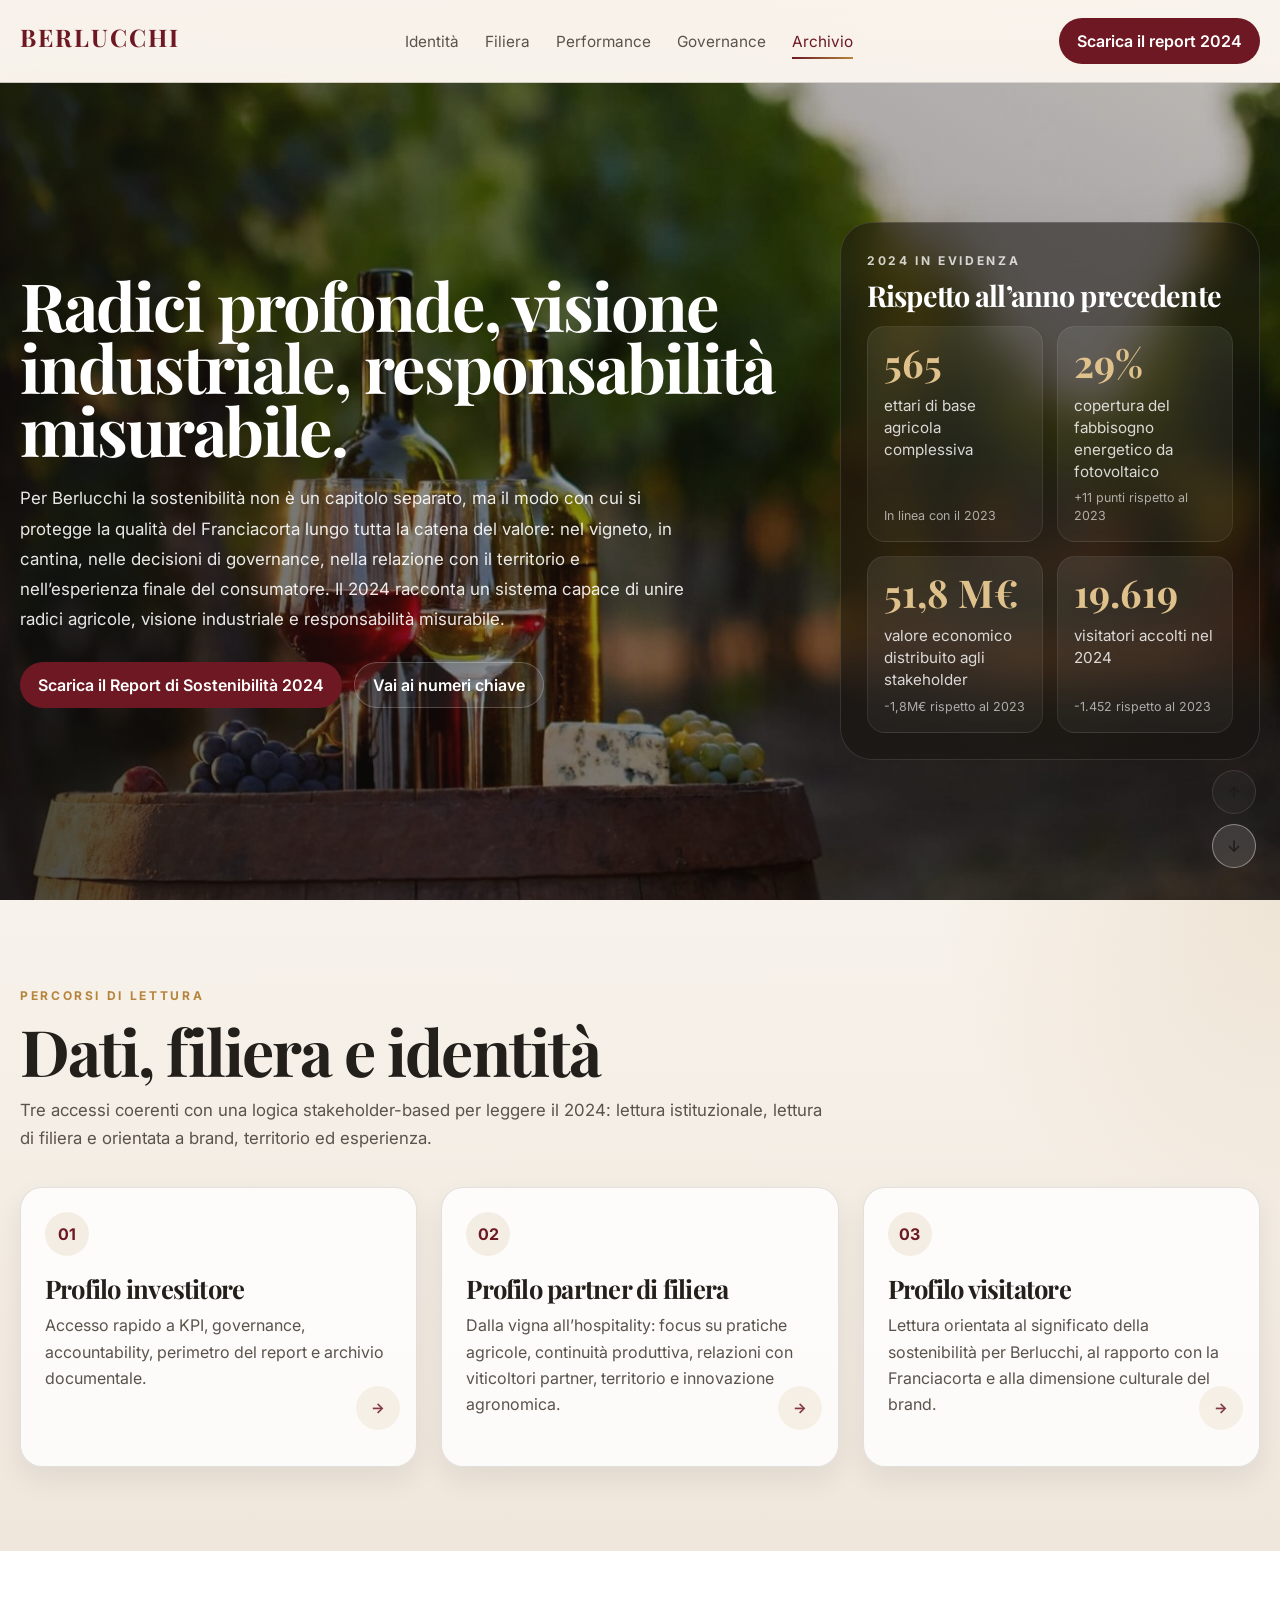
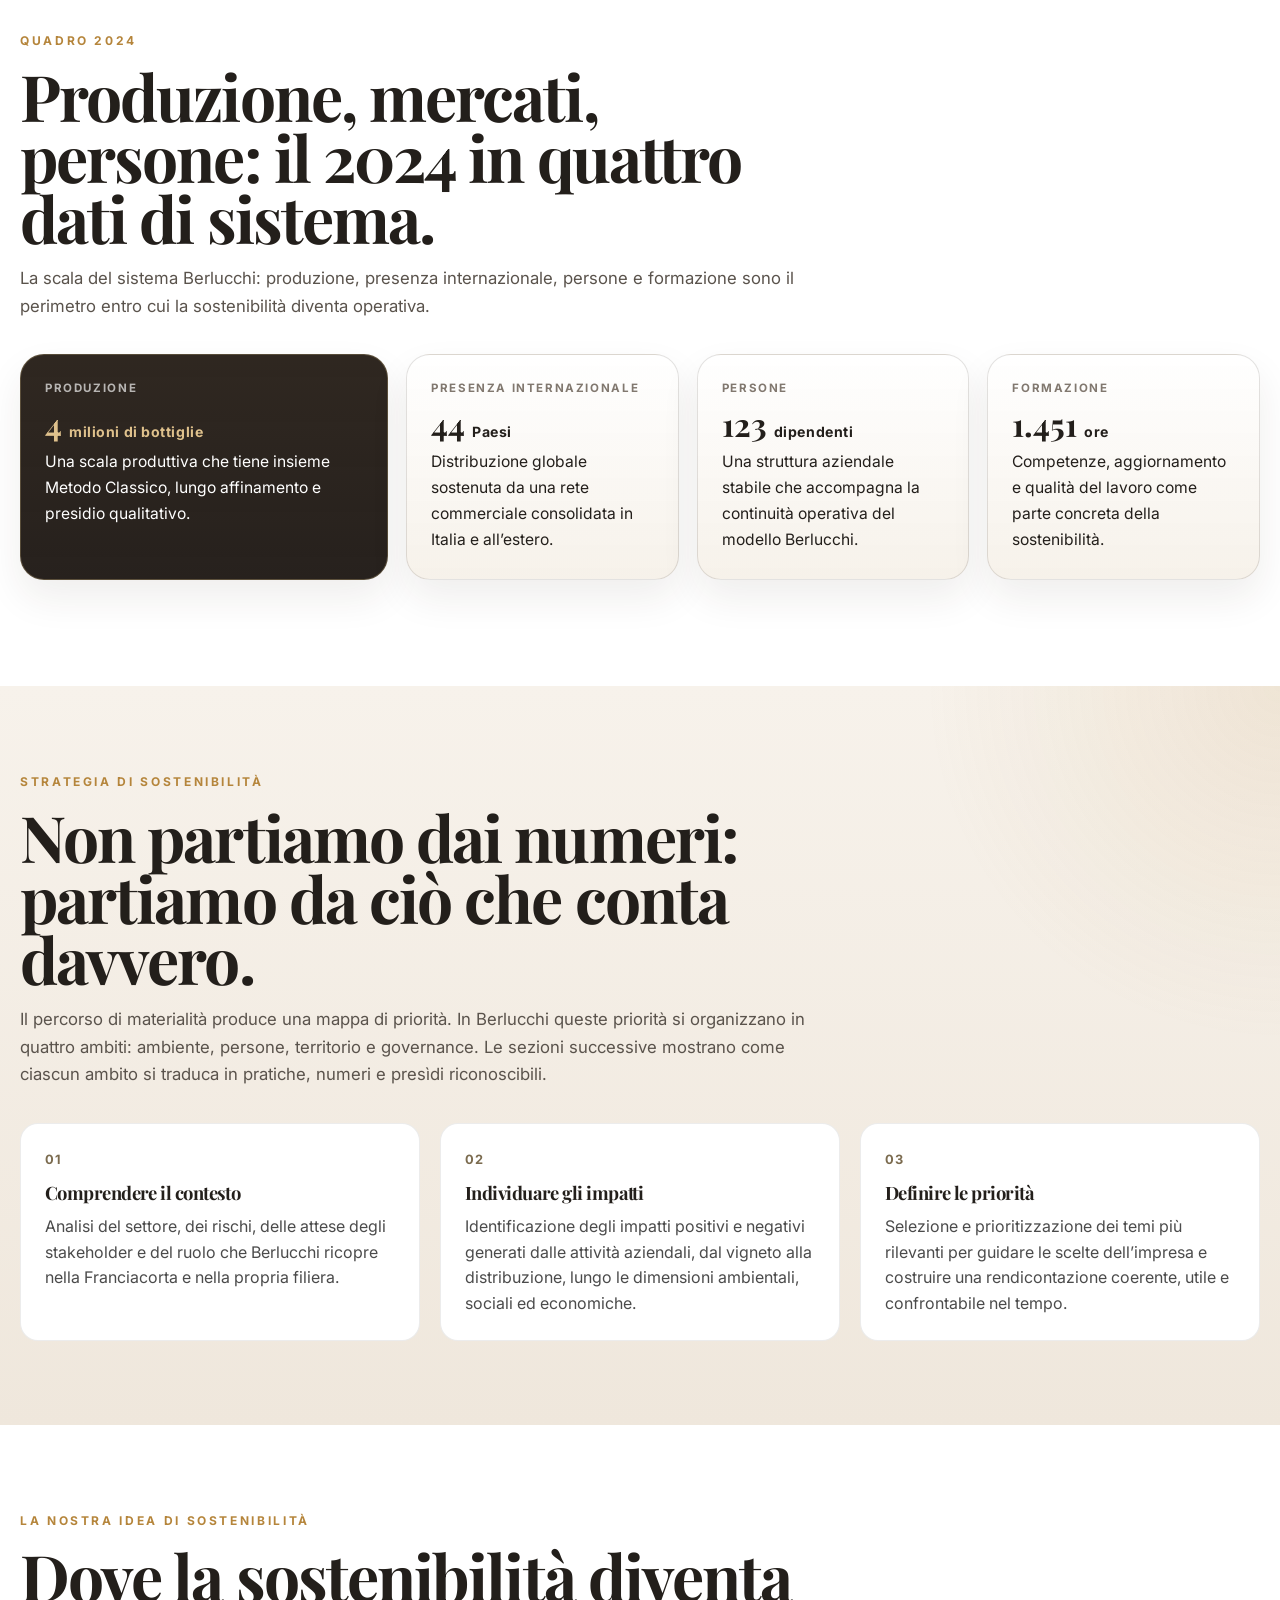
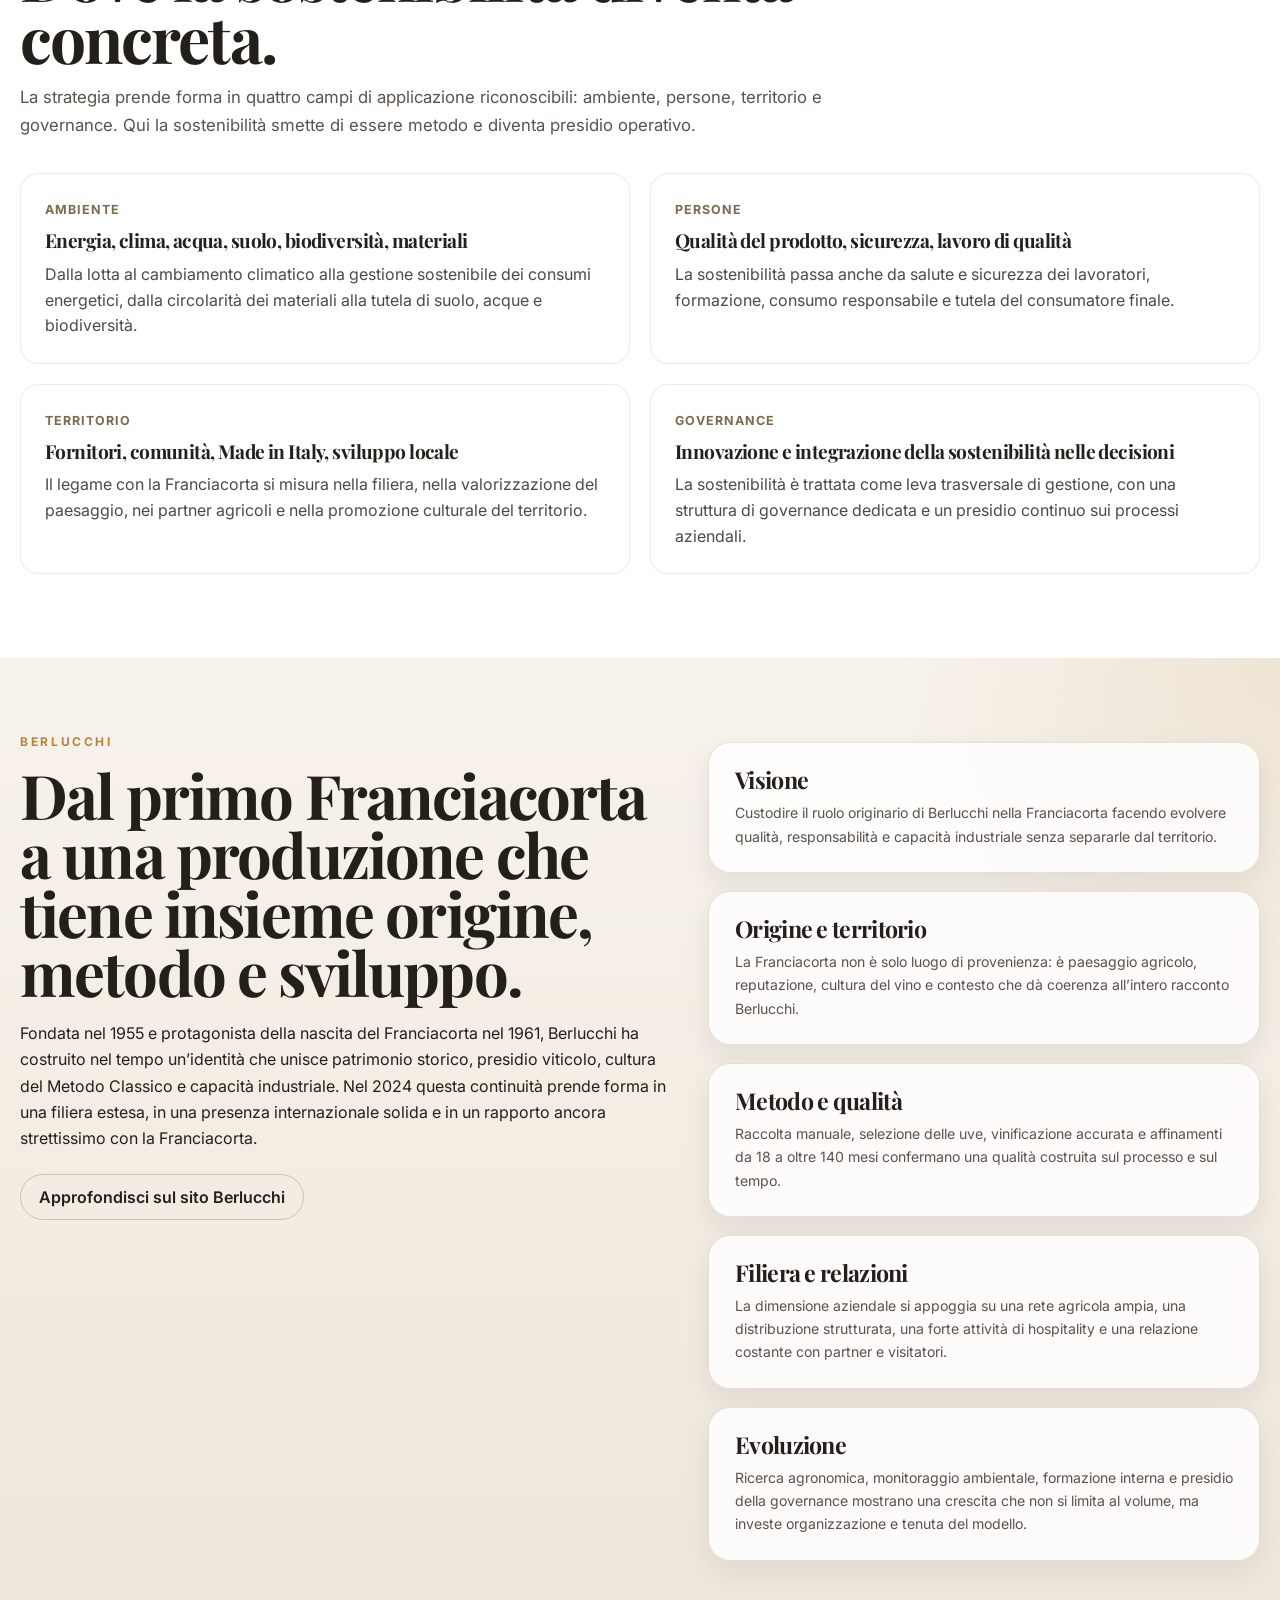
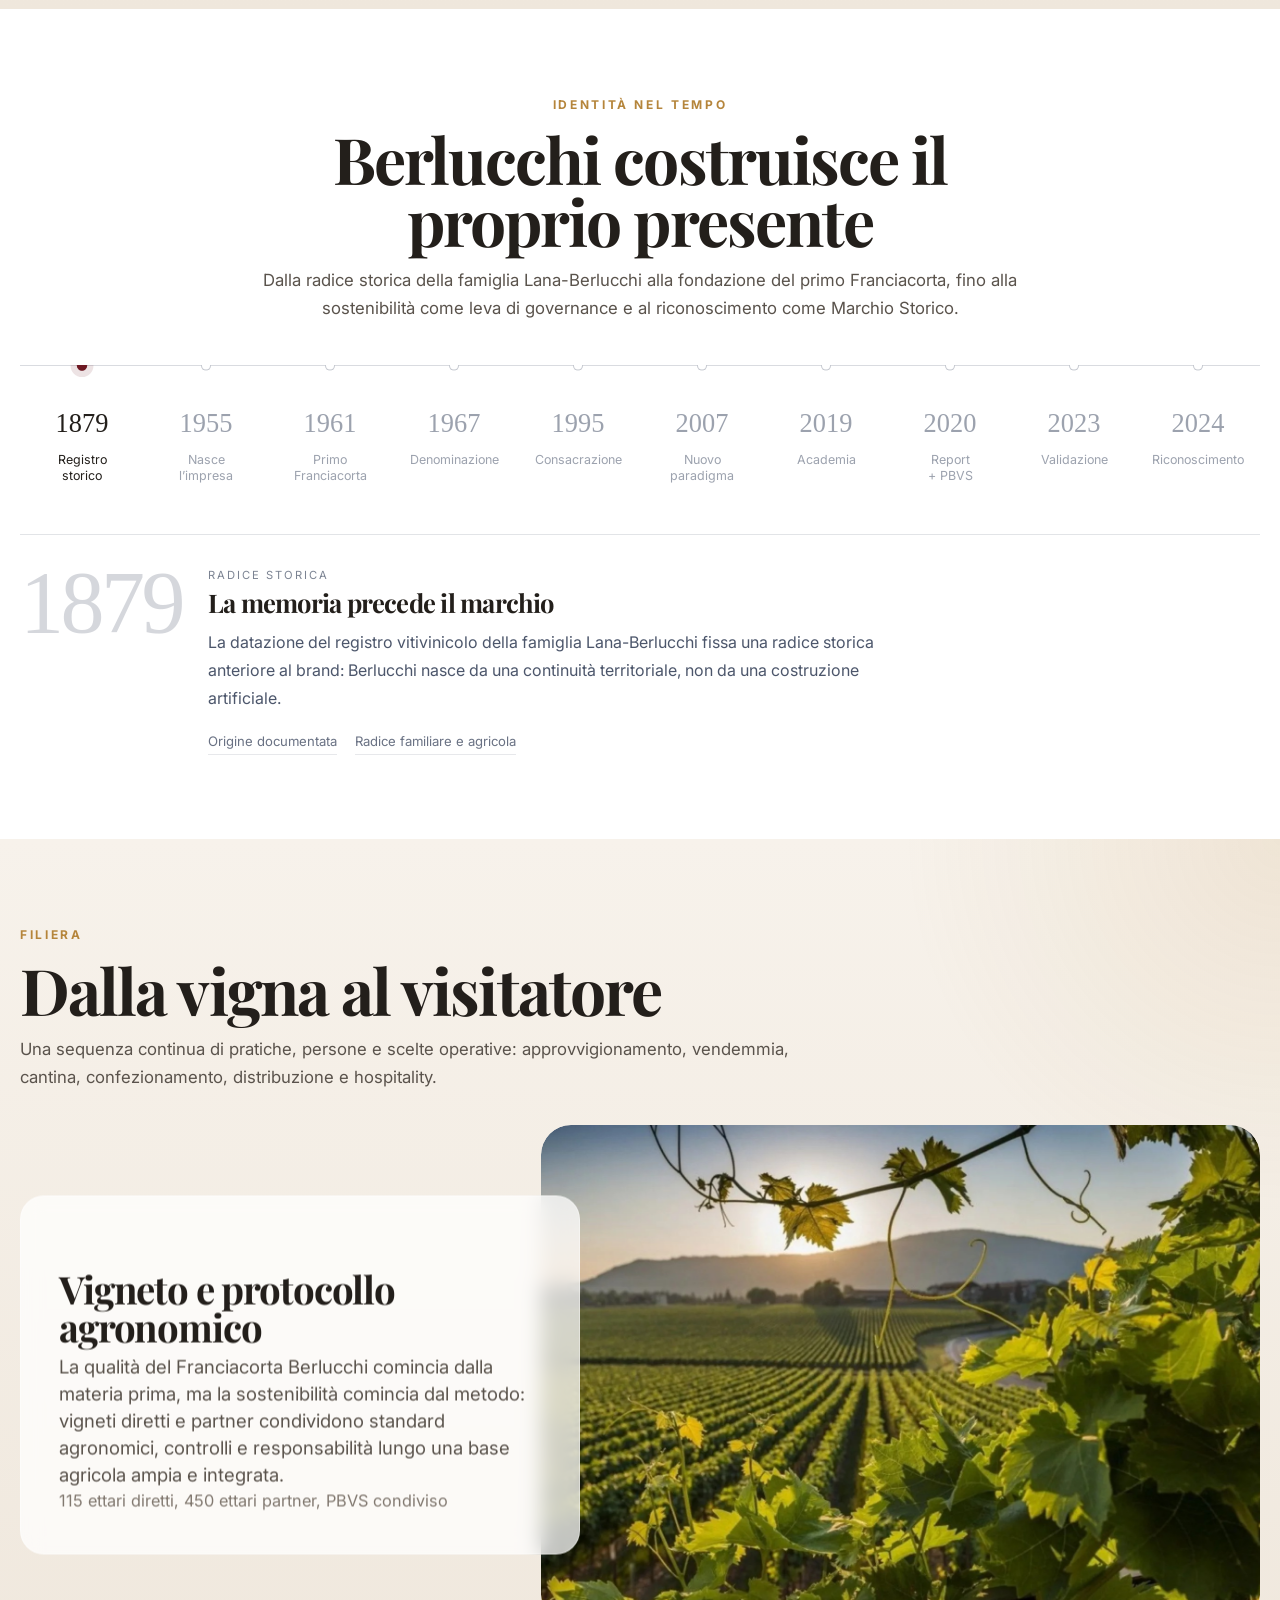
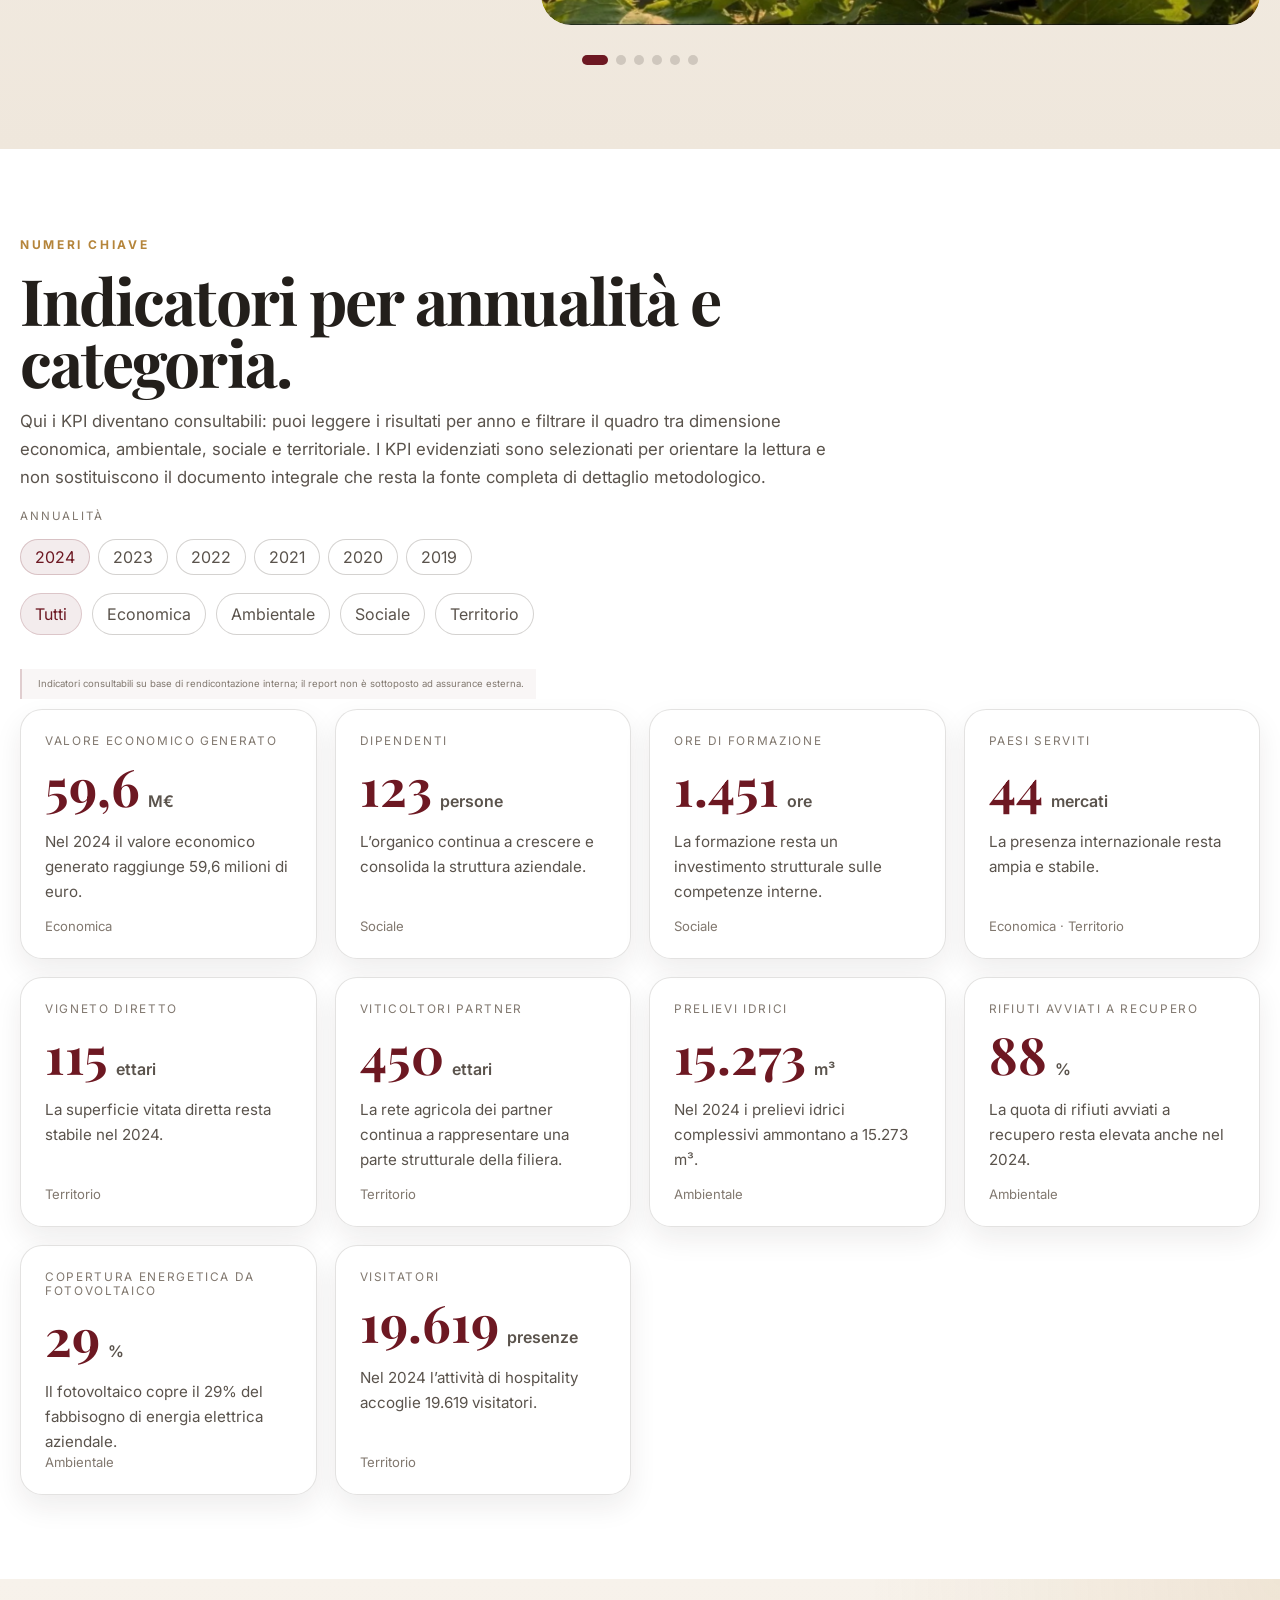
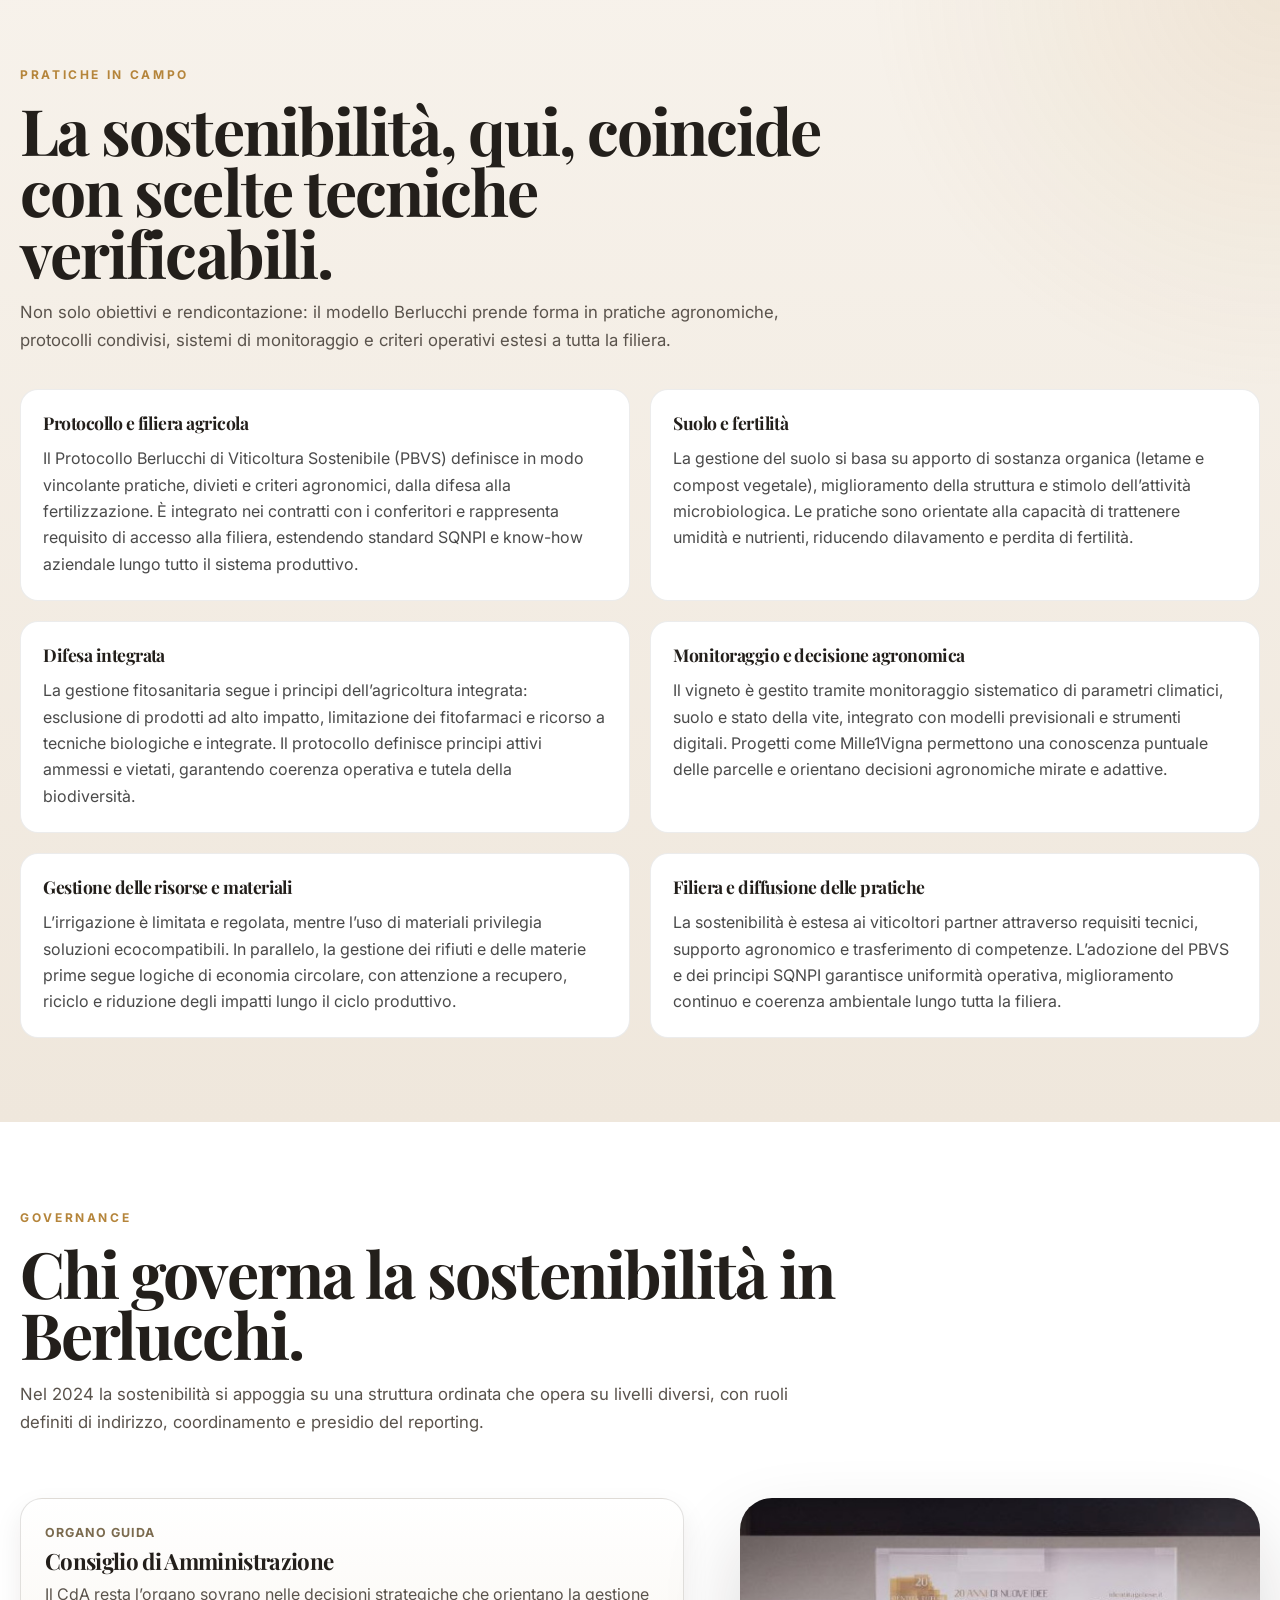
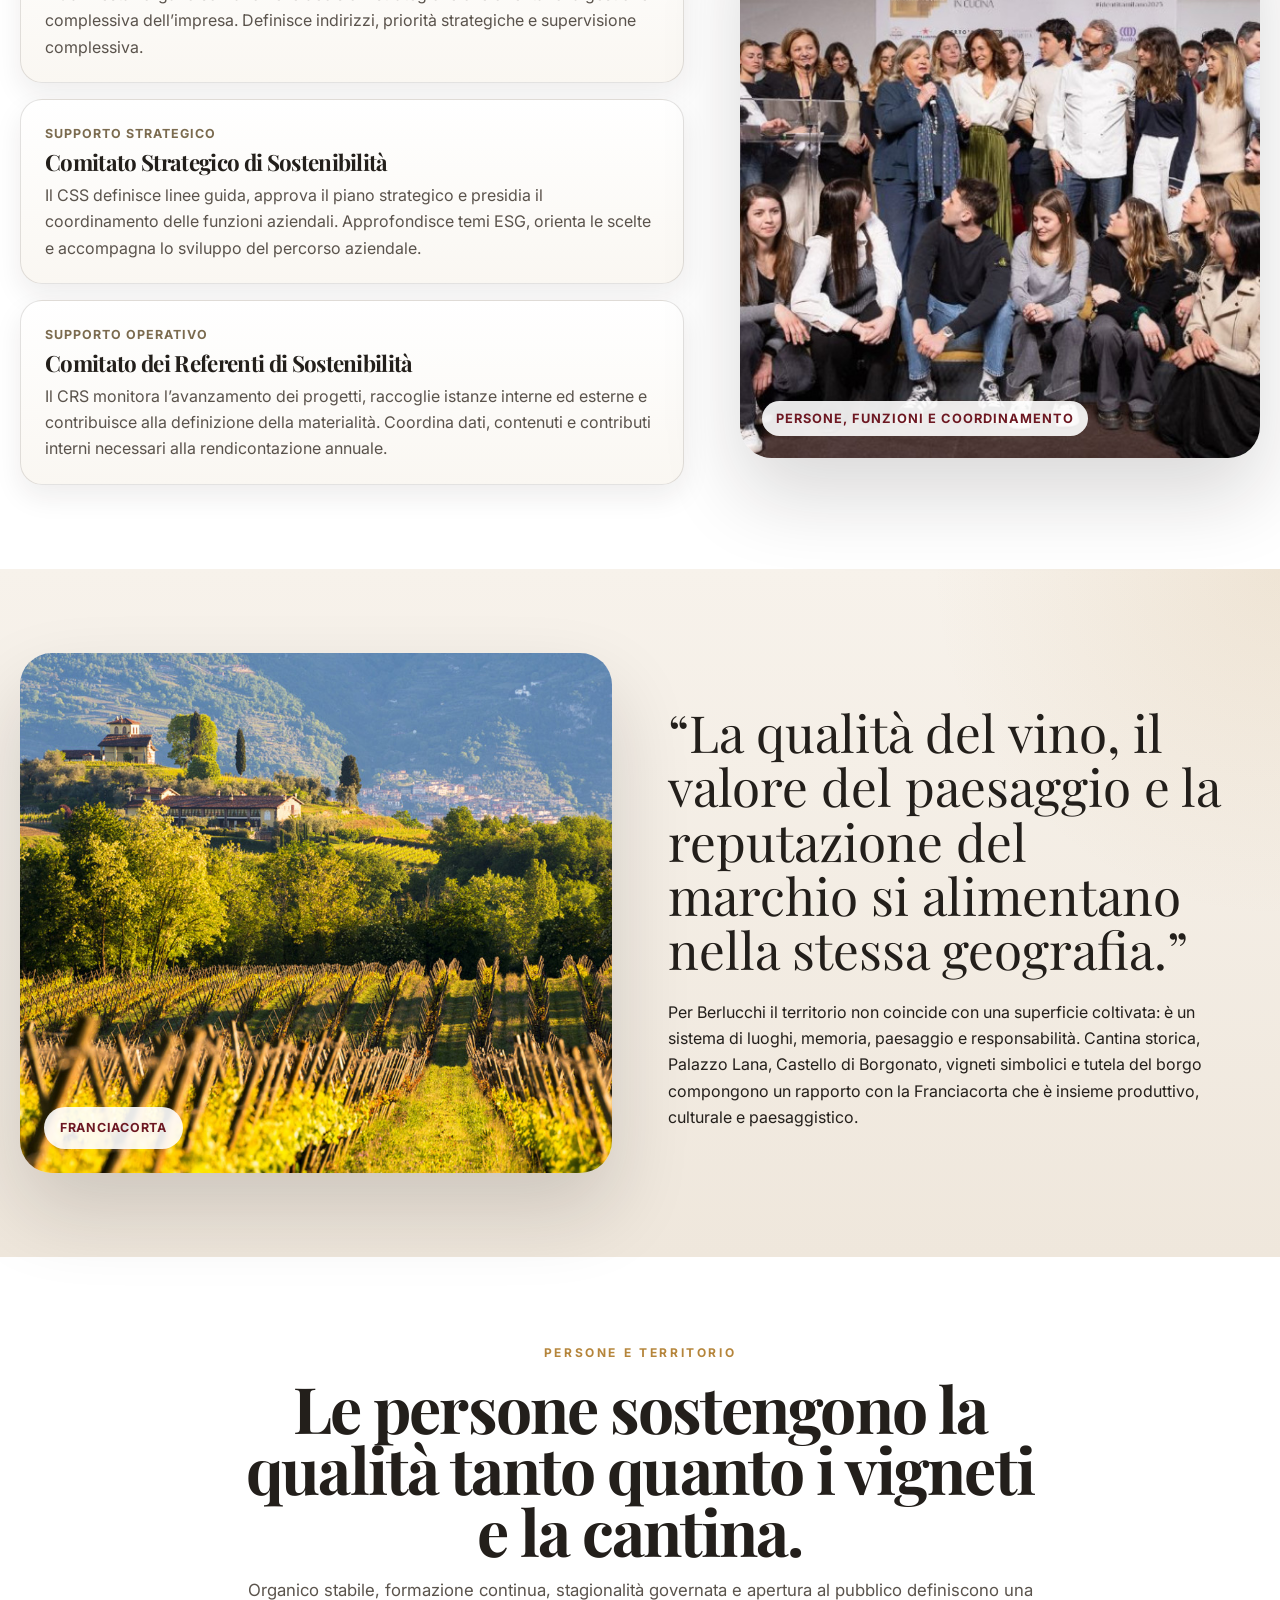
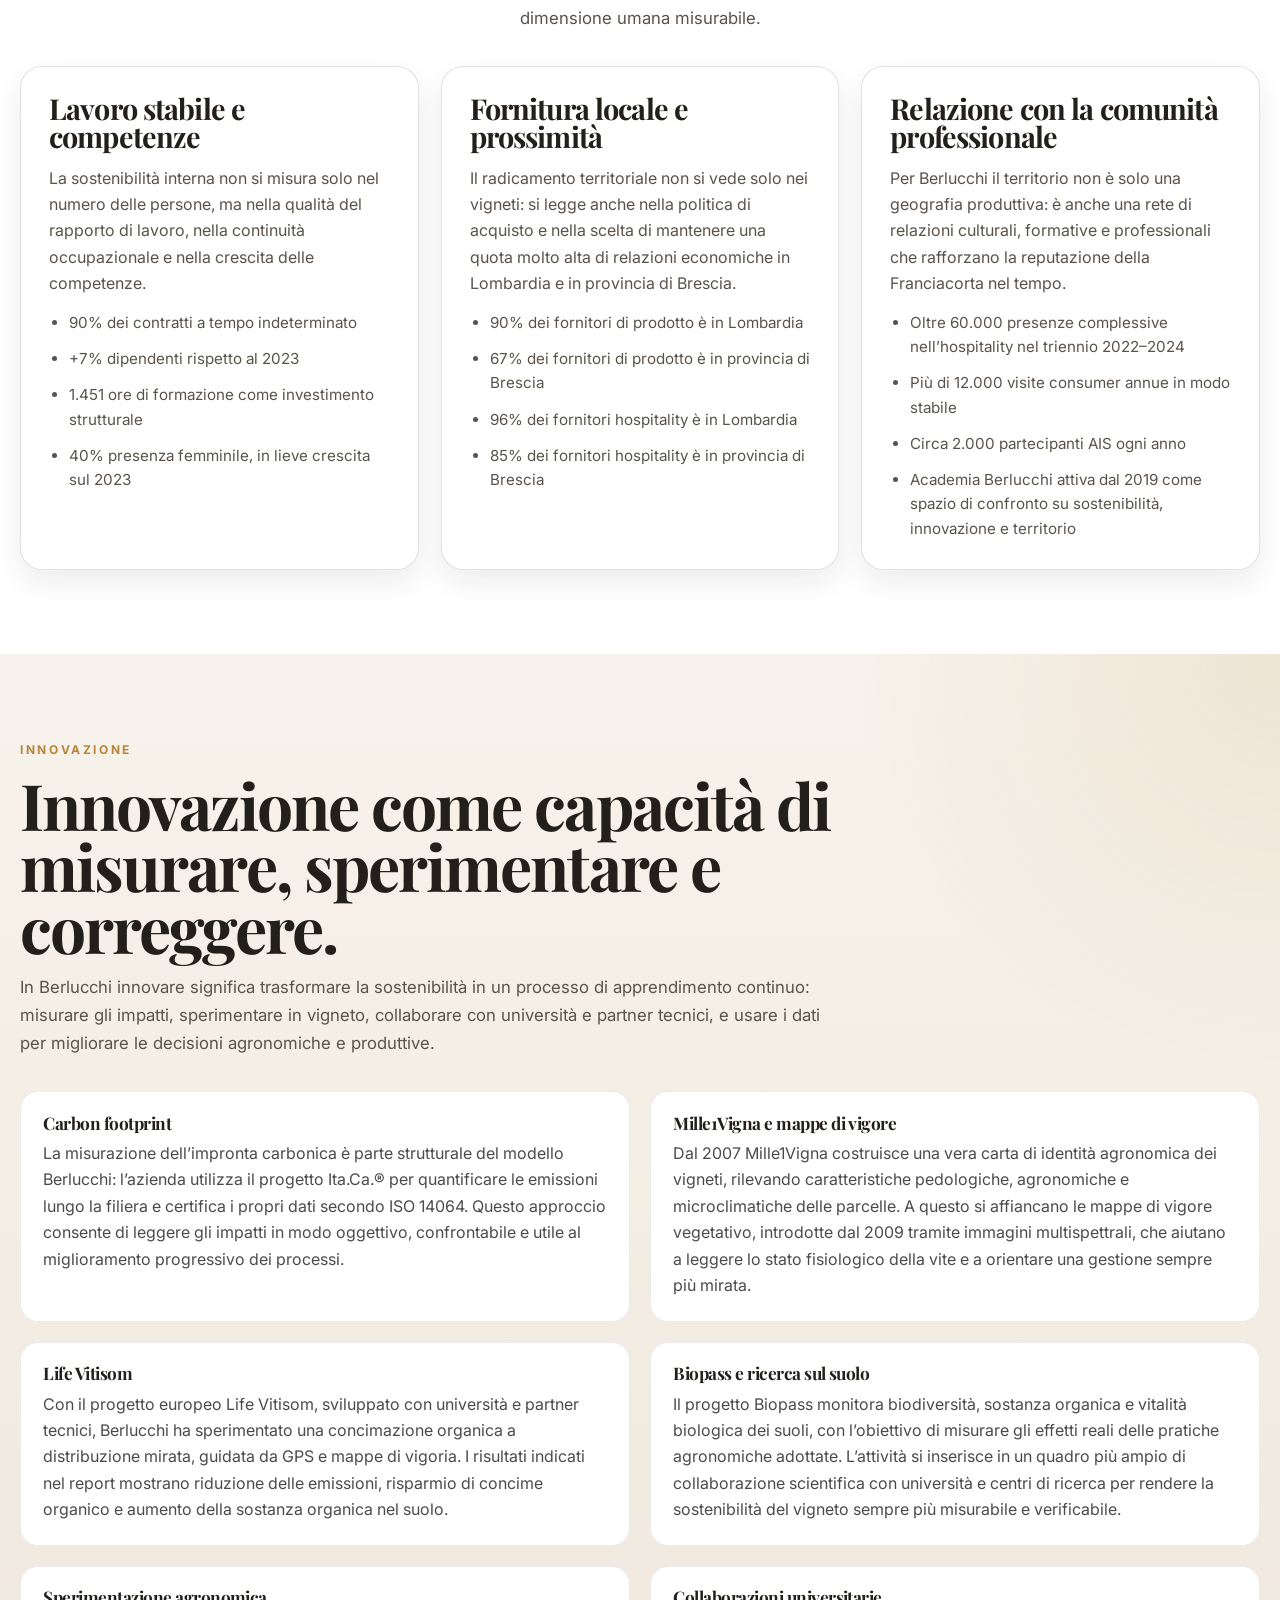
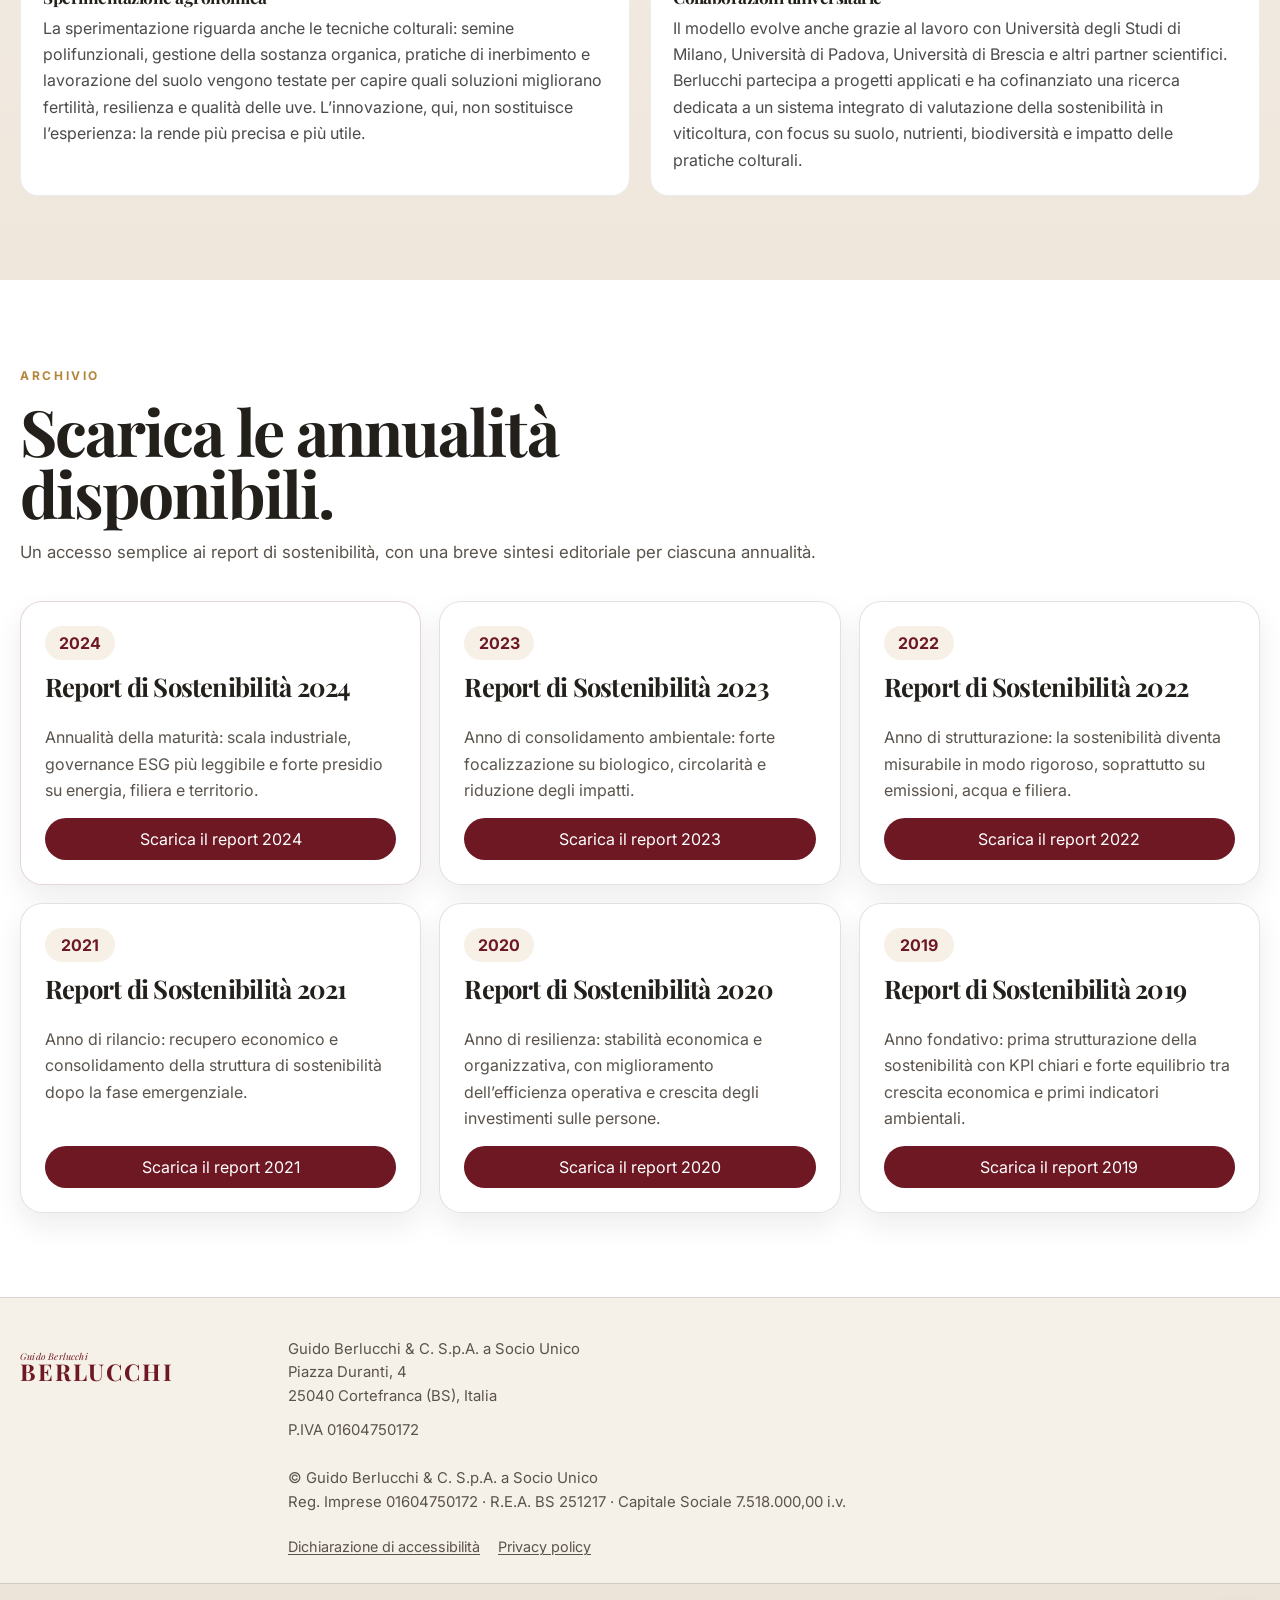
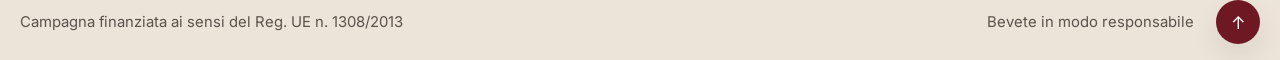
<file: index.html>
<!DOCTYPE html>
<html lang="it">
<head>
  <meta charset="UTF-8">
  <meta name="viewport" content="width=device-width, initial-scale=1.0">
  <meta name="description" content="Berlucchi 2024: valore generato, filiera, persone, territorio, governance e risultati del percorso di sostenibilità.">
  <title>Berlucchi | Report di Sostenibilità 2024</title>
  <link rel="icon" type="image/x-icon" href="assets/img/favicon.ico">
  <link rel="preconnect" href="https://fonts.googleapis.com">
  <link rel="preconnect" href="https://fonts.gstatic.com" crossorigin>
  <link href="https://fonts.googleapis.com/css2?family=Inter:wght@400;500;600;700&family=Playfair+Display:wght@500;600;700&display=swap" rel="stylesheet">
  <link rel="stylesheet" href="css/style.css">
</head>
<body>
  <a class="skip-link" href="#main-content">Salta al contenuto principale</a>

  <header class="site-header" id="navbar">
    <div class="shell nav-bar">
      <a class="ud_header__logo" href="#top" aria-label="Berlucchi, torna all'inizio pagina">
        <svg class="ud_logo ud_logo--header" viewBox="0 0 220 44" aria-hidden="true" focusable="false">
          <text x="0" y="30" class="ud_logo__text">BERLUCCHI</text>
        </svg>
      </a>

      <button class="nav-toggle" id="nav-toggle" aria-expanded="false" aria-controls="mobile-menu" type="button" aria-label="Apri il menu di navigazione">
		  <span class="nav-toggle__bar"></span>
		  <span class="nav-toggle__bar"></span>
		  <span class="nav-toggle__bar"></span>
		</button>

      <nav class="main-nav" aria-label="Sezioni principali">
        <a href="#identita">Identità</a>
        <a href="#filiera">Filiera</a>
        <a href="#performance">Performance</a>
        <a href="#governance">Governance</a>
        <a href="#archivio">Archivio</a>
      </nav>

      <a class="nav-download" href="assets/pdf/Report_Sostenibilita_Berlucchi_2024.pdf" download>Scarica il report 2024</a>
    </div>

    <nav class="mobile-menu" id="mobile-menu" aria-label="Navigazione mobile" hidden>
      <a href="#identita">Identità</a>
      <a href="#filiera">Filiera</a>
      <a href="#performance">Performance</a>
      <a href="#governance">Governance</a>
      <a href="#archivio">Archivio</a>
      <a href="assets/pdf/Report_Sostenibilita_Berlucchi_2024.pdf" download>Scarica il report 2024</a>
    </nav>
  </header>

  <main id="main-content">
    <section class="hero" id="top" aria-labelledby="hero-title">
      <div class="hero__media">
        <img src="assets/img/hero-franciacorta.jpg" alt="Vigneti Berlucchi in Franciacorta" class="hero__image">
        <div class="hero__overlay" aria-hidden="true"></div>
      </div>

		<div class="shell hero__grid">
			<div class="hero__content reveal">
				<h1 id="hero-title">Radici profonde, visione industriale, responsabilità misurabile.</h1>
				<p class="hero__lead">
					Per Berlucchi la sostenibilità non è un capitolo separato, ma il modo con cui si protegge la qualità
					del Franciacorta lungo tutta la catena del valore: nel vigneto, in cantina, nelle decisioni di governance,
					nella relazione con il territorio e nell’esperienza finale del consumatore. Il 2024 racconta un sistema
					capace di unire radici agricole, visione industriale e responsabilità misurabile.
				</p>

          <div class="hero__actions">
            <a class="btn btn--primary" href="assets/pdf/Report_Sostenibilita_Berlucchi_2024.pdf" download>Scarica il Report di Sostenibilità 2024</a>
            <a class="btn btn--secondary" href="#performance">Vai ai numeri chiave</a>
          </div>
        </div>

		<aside class="hero__panel reveal" aria-label="Sintesi 2024">
			<div class="hero__panel-head">
				<span class="eyebrow eyebrow--light">2024 in evidenza</span>
				<h2>Rispetto all’anno precedente</h2>
			</div>

			<div class="hero__metrics hero__metrics--expanded">
			  <article>
				<strong>565</strong>
				<span>ettari di base agricola complessiva</span>
				<small>In linea con il 2023</small>
			  </article>

			  <article>
				<strong>29%</strong>
				<span>copertura del fabbisogno energetico da fotovoltaico</span>
				<small>+11 punti rispetto al 2023</small>
			  </article>

			  <article>
				<strong>51,8 M€</strong>
				<span>valore economico distribuito agli stakeholder</span>
				<small>-1,8M€ rispetto al 2023</small>
			  </article>

			  <article>
				<strong>19.619</strong>
				<span>visitatori accolti nel 2024</span>
				<small>-1.452 rispetto al 2023</small>
			  </article>
			</div>
        </aside>
      </div>
    </section>

	<section class="section section--paths" id="percorsi">
      <div class="shell">
        <div class="section-head reveal">
          <p class="eyebrow">Percorsi di lettura</p>
          <h2>Dati, filiera e identità</h2>
          <p>Tre accessi coerenti con una logica stakeholder-based per leggere il 2024: lettura istituzionale, lettura di filiera e orientata a brand, territorio ed esperienza.</p>
        </div>

        <div class="path-grid">
          <a class="path-card reveal" href="#performance">
            <span>01</span>
            <h3>Profilo investitore</h3>
            <p>Accesso rapido a KPI, governance, accountability, perimetro del report e archivio documentale.</p>
			<span class="path-card__cta" aria-hidden="true">→</span>
          </a>

          <a class="path-card reveal" href="#filiera">
            <span>02</span>
            <h3>Profilo partner di filiera</h3>
            <p>Dalla vigna all’hospitality: focus su pratiche agricole, continuità produttiva, relazioni con viticoltori partner, territorio e innovazione agronomica.</p>
			<span class="path-card__cta" aria-hidden="true">→</span>
          </a>

          <a class="path-card reveal" href="#paesaggio">
            <span>03</span>
            <h3>Profilo visitatore</h3>
            <p>Lettura orientata al significato della sostenibilità per Berlucchi, al rapporto con la Franciacorta e alla dimensione culturale del brand.</p>
			<span class="path-card__cta" aria-hidden="true">→</span>
          </a>
        </div>
      </div>
    </section>

    <section class="section section--quadro" id="quadro" aria-labelledby="quadro-2024-title">
      <div class="shell">
        <div class="section-head reveal">
          <p class="eyebrow">Quadro 2024</p>
          <h2 id="quadro-2024-title">Produzione, mercati, persone: il 2024 in quattro dati di sistema.</h2>
		  <p>La scala del sistema Berlucchi: produzione, presenza internazionale, persone e formazione sono il perimetro entro cui la sostenibilità diventa operativa.</p>
        </div>

        <div class="overview-grid reveal" aria-label="Sintesi immediata del 2024">
		  <article class="overview-card overview-card--featured">
			<span class="overview-card__label">Produzione</span>
			<strong class="overview-card__value">4 <small>milioni di bottiglie</small></strong>
			<p>Una scala produttiva che tiene insieme Metodo Classico, lungo affinamento e presidio qualitativo.</p>
		  </article>

		  <article class="overview-card">
			<span class="overview-card__label">Presenza internazionale</span>
			<strong class="overview-card__value">44 <small>Paesi</small></strong>
			<p>Distribuzione globale sostenuta da una rete commerciale consolidata in Italia e all’estero.</p>
		  </article>

		  <article class="overview-card">
			<span class="overview-card__label">Persone</span>
			<strong class="overview-card__value">123 <small>dipendenti</small></strong>
			<p>Una struttura aziendale stabile che accompagna la continuità operativa del modello Berlucchi.</p>
		  </article>

		  <article class="overview-card">
			<span class="overview-card__label">Formazione</span>
			<strong class="overview-card__value">1.451 <small>ore</small></strong>
			<p>Competenze, aggiornamento e qualità del lavoro come parte concreta della sostenibilità.</p>
		  </article>
		</div>
      </div>
    </section>

	<section class="section section--materialita" id="materialita" aria-labelledby="materialita-title">
		<div class="shell">
			<div class="section-head reveal">
				<p class="eyebrow">Strategia di sostenibilità</p>
				<h2 id="materialita-title">Non partiamo dai numeri: partiamo da ciò che conta davvero.</h2>
				<p>
					Il percorso di materialità produce una mappa di priorità. In Berlucchi queste priorità si organizzano in quattro ambiti: 
					ambiente, persone, territorio e governance. Le sezioni successive mostrano come ciascun ambito si traduca in pratiche, 
					numeri e presìdi riconoscibili.
				</p>
			</div>

			<div class="materialita-process reveal">
				<article class="materialita-step">
					<span class="materialita-step__index">01</span>
					<h3>Comprendere il contesto</h3>
					<p>
						Analisi del settore, dei rischi, delle attese degli stakeholder e del ruolo che Berlucchi
						ricopre nella Franciacorta e nella propria filiera.
					</p>
				</article>

				<article class="materialita-step">
					<span class="materialita-step__index">02</span>
					<h3>Individuare gli impatti</h3>
					<p>
						Identificazione degli impatti positivi e negativi generati dalle attività aziendali,
						dal vigneto alla distribuzione, lungo le dimensioni ambientali, sociali ed economiche.
					</p>
				</article>

				<article class="materialita-step">
					<span class="materialita-step__index">03</span>
					<h3>Definire le priorità</h3>
					<p>
						Selezione e prioritizzazione dei temi più rilevanti per guidare le scelte dell’impresa
						e costruire una rendicontazione coerente, utile e confrontabile nel tempo.
					</p>
				</article>
			</div>
		</div>
	</section>

	<section class="section section--materiality" id="temi-materiali" aria-labelledby="temi-materiali-title">
	  <div class="shell">
		<div class="section-head reveal">
		  <p class="eyebrow">La nostra idea di sostenibilità</p>
		  <h2 id="temi-materiali-title">Dove la sostenibilità diventa concreta.</h2>
		  <p>
		  La strategia prende forma in quattro campi di applicazione riconoscibili: ambiente, persone,
		  territorio e governance. Qui la sostenibilità smette di essere metodo e diventa presidio operativo.
		</p>
		</div>

		<div class="materiality-grid reveal">
			<article class="materiality-card">
				<span class="materiality-card__kicker">Ambiente</span>
				<h3>Energia, clima, acqua, suolo, biodiversità, materiali</h3>
				<p>
					Dalla lotta al cambiamento climatico alla gestione sostenibile dei consumi energetici,
					dalla circolarità dei materiali alla tutela di suolo, acque e biodiversità.
				</p>
			</article>

			<article class="materiality-card">
				<span class="materiality-card__kicker">Persone</span>
				<h3>Qualità del prodotto, sicurezza, lavoro di qualità</h3>
				<p>
					La sostenibilità passa anche da salute e sicurezza dei lavoratori, formazione,
					consumo responsabile e tutela del consumatore finale.
				</p>
			</article>

			<article class="materiality-card">
				<span class="materiality-card__kicker">Territorio</span>
				<h3>Fornitori, comunità, Made in Italy, sviluppo locale</h3>
				<p>
					Il legame con la Franciacorta si misura nella filiera, nella valorizzazione del paesaggio,
					nei partner agricoli e nella promozione culturale del territorio.
				</p>
			</article>

			<article class="materiality-card">
				<span class="materiality-card__kicker">Governance</span>
				<h3>Innovazione e integrazione della sostenibilità nelle decisioni</h3>
				<p>
					La sostenibilità è trattata come leva trasversale di gestione, con una struttura di governance dedicata
					e un presidio continuo sui processi aziendali.
				</p>
			</article>
		</div>
	</div>
</section>

    

    <section class="section section--identity" id="identita">
      <div class="shell identity-grid">
        <div class="identity-copy reveal">
          <p class="eyebrow">Berlucchi</p>
          <h2>Dal primo Franciacorta a una produzione che tiene insieme origine, metodo e sviluppo.</h2>
          <p>
            Fondata nel 1955 e protagonista della nascita del Franciacorta nel 1961, Berlucchi ha costruito nel tempo
            un’identità che unisce patrimonio storico, presidio viticolo, cultura del Metodo Classico e capacità industriale.
            Nel 2024 questa continuità prende forma in una filiera estesa, in una presenza internazionale solida e in un rapporto
            ancora strettissimo con la Franciacorta.
          </p>
			<div class="identity-actions">
  <a class="btn btn--ghost" href="https://www.berlucchi.it/il-gruppo/" target="_blank" rel="noopener noreferrer">
    Approfondisci sul sito Berlucchi
  </a>
</div>
        </div>

        <div class="identity-stack reveal">
		  <article class="info-card info-card--identity">
		  <h3>Visione</h3>
		  <p>
			Custodire il ruolo originario di Berlucchi nella Franciacorta facendo evolvere qualità,
			responsabilità e capacità industriale senza separarle dal territorio.
		  </p>
		</article>
          <article class="info-card info-card--identity">
            <h3>Origine e territorio</h3>
            <p>
              La Franciacorta non è solo luogo di provenienza: è paesaggio agricolo, reputazione, cultura del vino e
              contesto che dà coerenza all’intero racconto Berlucchi.
            </p>
          </article>

          <article class="info-card info-card--identity">
            <h3>Metodo e qualità</h3>
            <p>
              Raccolta manuale, selezione delle uve, vinificazione accurata e affinamenti da 18 a oltre 140 mesi
              confermano una qualità costruita sul processo e sul tempo.
            </p>
          </article>

          <article class="info-card info-card--identity">
            <h3>Filiera e relazioni</h3>
            <p>
              La dimensione aziendale si appoggia su una rete agricola ampia, una distribuzione strutturata, una forte attività
              di hospitality e una relazione costante con partner e visitatori.
            </p>
          </article>

          <article class="info-card info-card--identity">
            <h3>Evoluzione</h3>
            <p>
              Ricerca agronomica, monitoraggio ambientale, formazione interna e presidio della governance mostrano una crescita
              che non si limita al volume, ma investe organizzazione e tenuta del modello.
            </p>
          </article>
        </div>
      </div>
    </section>

<section class="section section--timeline" id="timeline-identita">
  <div class="shell">
    <div class="section-head section-head--center reveal">
      <p class="eyebrow">Identità nel tempo</p>
      <h2>Berlucchi costruisce il proprio presente</h2>
      <p>
        Dalla radice storica della famiglia Lana-Berlucchi alla fondazione del primo Franciacorta,
        fino alla sostenibilità come leva di governance e al riconoscimento come Marchio Storico.
      </p>
    </div>

    <div class="timeline-v2 reveal">
      <div class="timeline-v2__rail-wrap">
        <div class="timeline-v2__rail" role="tablist" aria-label="Timeline Berlucchi">
          <button class="timeline-v2__node is-active" type="button" role="tab" aria-selected="true" tabindex="0" aria-controls="timeline-panel">
            <span class="timeline-v2__dot" aria-hidden="true"></span>
            <span class="timeline-v2__year">1879</span>
            <span class="timeline-v2__short">Registro storico</span>
          </button>

          <button class="timeline-v2__node" type="button" role="tab" aria-selected="false" tabindex="-1" aria-controls="timeline-panel">
            <span class="timeline-v2__dot" aria-hidden="true"></span>
            <span class="timeline-v2__year">1955</span>
            <span class="timeline-v2__short">Nasce l’impresa</span>
          </button>

          <button class="timeline-v2__node" type="button" role="tab" aria-selected="false" tabindex="-1" aria-controls="timeline-panel">
            <span class="timeline-v2__dot" aria-hidden="true"></span>
            <span class="timeline-v2__year">1961</span>
            <span class="timeline-v2__short">Primo Franciacorta</span>
          </button>

          <button class="timeline-v2__node" type="button" role="tab" aria-selected="false" tabindex="-1" aria-controls="timeline-panel">
            <span class="timeline-v2__dot" aria-hidden="true"></span>
            <span class="timeline-v2__year">1967</span>
            <span class="timeline-v2__short">Denominazione</span>
          </button>

          <button class="timeline-v2__node" type="button" role="tab" aria-selected="false" tabindex="-1" aria-controls="timeline-panel">
            <span class="timeline-v2__dot" aria-hidden="true"></span>
            <span class="timeline-v2__year">1995</span>
            <span class="timeline-v2__short">Consacrazione</span>
          </button>

          <button class="timeline-v2__node" type="button" role="tab" aria-selected="false" tabindex="-1" aria-controls="timeline-panel">
            <span class="timeline-v2__dot" aria-hidden="true"></span>
            <span class="timeline-v2__year">2007</span>
            <span class="timeline-v2__short">Nuovo paradigma</span>
          </button>

          <button class="timeline-v2__node" type="button" role="tab" aria-selected="false" tabindex="-1" aria-controls="timeline-panel">
            <span class="timeline-v2__dot" aria-hidden="true"></span>
            <span class="timeline-v2__year">2019</span>
            <span class="timeline-v2__short">Academia</span>
          </button>

          <button class="timeline-v2__node" type="button" role="tab" aria-selected="false" tabindex="-1" aria-controls="timeline-panel">
            <span class="timeline-v2__dot" aria-hidden="true"></span>
            <span class="timeline-v2__year">2020</span>
            <span class="timeline-v2__short">Report + PBVS</span>
          </button>

          <button class="timeline-v2__node" type="button" role="tab" aria-selected="false" tabindex="-1" aria-controls="timeline-panel">
            <span class="timeline-v2__dot" aria-hidden="true"></span>
            <span class="timeline-v2__year">2023</span>
            <span class="timeline-v2__short">Validazione</span>
          </button>

          <button class="timeline-v2__node" type="button" role="tab" aria-selected="false" tabindex="-1" aria-controls="timeline-panel">
            <span class="timeline-v2__dot" aria-hidden="true"></span>
            <span class="timeline-v2__year">2024</span>
            <span class="timeline-v2__short">Riconoscimento</span>
          </button>
        </div>
      </div>

      <article class="timeline-v2__panel" id="timeline-panel" role="tabpanel" tabindex="0" aria-live="polite" aria-labelledby="timeline-tab-0">
        <div class="timeline-v2__panel-year">1879</div>

        <div class="timeline-v2__panel-body">
          <span class="timeline-v2__panel-kicker">Radice storica</span>
          <h3>La memoria precede il marchio</h3>
          <p>
            La datazione del registro vitivinicolo della famiglia Lana-Berlucchi fissa una radice
            storica anteriore al brand: Berlucchi nasce da una continuità territoriale, non da una
            costruzione artificiale.
          </p>

          <ul class="timeline-v2__facts">
            <li>Origine documentata</li>
            <li>Radice familiare e agricola</li>
          </ul>
        </div>
      </article>
    </div>
  </div>
</section>

    <section class="section section--filiera-slider" id="filiera">
      <div class="shell filiera-slider-shell">
        <div class="section-head reveal">
          <p class="eyebrow">Filiera</p>
          <h2>Dalla vigna al visitatore</h2>
          <p>
            Una sequenza continua di pratiche, persone e scelte operative:
            approvvigionamento, vendemmia, cantina, confezionamento, distribuzione e hospitality.
          </p>
        </div>

        <div class="filiera-slider reveal">
          <div class="filiera-slide-row" id="filiera-slide-row">
            <article class="filiera-slide-col">
              <div class="filiera-slide-content">
                <h3>Vigneto e protocollo agronomico</h3>
				<p class="filiera-slide-content__intro">
					La qualità del Franciacorta Berlucchi comincia dalla materia prima, ma la sostenibilità comincia
					dal metodo: vigneti diretti e partner condividono standard agronomici, controlli e responsabilità
					lungo una base agricola ampia e integrata.
				</p>
				<p class="filiera-slide-content__meta">115 ettari diretti, 450 ettari partner, PBVS condiviso</p>
              </div>
              <div class="filiera-slide-hero">
                <img src="assets/img/filiera-vigneto.jpg" alt="Vigneti Berlucchi in Franciacorta">
              </div>
            </article>

            <article class="filiera-slide-col">
              <div class="filiera-slide-content">
                <h3>Vendemmia manuale</h3>
				<p class="filiera-slide-content__intro">
					La raccolta è la fase più sensibile dell’anno: tempi stretti, selezione accurata e lavoro manuale
					sono decisivi per preservare integrità, freschezza e potenziale qualitativo delle uve prima
					dell’ingresso in cantina.
				</p>
				<p class="filiera-slide-content__meta">Circa 400 persone coinvolte nella fase più delicata dell’anno</p>
              </div>
              <div class="filiera-slide-hero">
                <img src="assets/img/filiera-vendemmia.jpg" alt="Raccolta manuale delle uve">
              </div>
            </article>

            <article class="filiera-slide-col">
              <div class="filiera-slide-content">
                <h3>Cantina e lungo affinamento</h3>
				<p class="filiera-slide-content__intro">
					Il Metodo Classico trasforma il tempo in qualità: cuvée, rifermentazione in bottiglia, remuage,
					sboccatura e lunghi affinamenti costruiscono complessità, finezza e identità stilistica
					del Franciacorta Berlucchi.
				</p>
                <p class="filiera-slide-content__meta">Affinamenti da 18 a oltre 140 mesi</p>
              </div>
              <div class="filiera-slide-hero">
                <img src="assets/img/filiera-cantina.jpg" alt="Cantina e affinamento Metodo Classico">
              </div>
            </article>

            <article class="filiera-slide-col">
              <div class="filiera-slide-content">
                <h3>Materiali e confezionamento</h3>
				<p class="filiera-slide-content__intro">
					Nelle ultime fasi della lavorazione, la sostenibilità passa dalla scelta dei materiali, dalla
					progettazione del packaging e da una gestione del fine linea orientata alla qualità, alla tracciabilità
					e alla circolarità delle risorse.
				</p>
				<p class="filiera-slide-content__meta">Etichettatura, confezionamento e logica di economia circolare</p>
              </div>
              <div class="filiera-slide-hero">
                <img src="assets/img/filiera-confezionamento.jpg" alt="Linea di confezionamento bottiglie">
              </div>
            </article>

            <article class="filiera-slide-col">
              <div class="filiera-slide-content">
                <h3>Rete commerciale</h3>
				<p class="filiera-slide-content__intro">
					La distribuzione unisce radicamento e apertura internazionale: una rete commerciale strutturata
					porta Berlucchi in Italia e all’estero mantenendo leggibile il legame con la Franciacorta
					e con l’identità del prodotto.
				</p>
				<p class="filiera-slide-content__meta">4 milioni di bottiglie, 144 agenti in Italia, 44 Paesi serviti</p>
              </div>
              <div class="filiera-slide-hero">
                <img src="assets/img/filiera-distribuzione.jpg" alt="Logistica e distribuzione del vino">
              </div>
            </article>

            <article class="filiera-slide-col">
              <div class="filiera-slide-content">
                <h3>Hospitality e cultura del Franciacorta</h3>
				<p class="filiera-slide-content__intro">
					La filiera si chiude dove il prodotto incontra le persone: visite, percorsi guidati e momenti
					di approfondimento trasformano la cantina in un luogo di racconto, educazione al vino
					e relazione diretta con il territorio.
				</p>
				<p class="filiera-slide-content__meta">8 guide abilitate e 19.619 visitatori accolti nel 2024</p>
              </div>
              <div class="filiera-slide-hero">
                <img src="assets/img/filiera-hospitality.jpg" alt="Visita in cantina e hospitality Berlucchi">
              </div>
            </article>
          </div>
        </div>

        <div class="filiera-indicator" id="filiera-indicator" aria-label="Navigazione filiera">
          <button class="filiera-indicator__btn is-active" type="button" aria-label="Vai a Approvvigionamento e vigneto"></button>
          <button class="filiera-indicator__btn" type="button" aria-label="Vai a Vendemmia"></button>
          <button class="filiera-indicator__btn" type="button" aria-label="Vai a Vinificazione e affinamento"></button>
          <button class="filiera-indicator__btn" type="button" aria-label="Vai a Confezionamento"></button>
          <button class="filiera-indicator__btn" type="button" aria-label="Vai a Distribuzione"></button>
          <button class="filiera-indicator__btn" type="button" aria-label="Vai a Hospitality"></button>
        </div>
      </div>
    </section>

	<section class="section section--performance" id="performance" aria-labelledby="performance-title">
		<div class="shell">
			<div class="section-head reveal performance-head">
				<div>
					<p class="eyebrow">Numeri Chiave</p>
					<h2 id="performance-title">Indicatori per annualità e categoria.</h2>
					<p class="performance-note">
						Qui i KPI diventano consultabili: puoi leggere i risultati per anno e filtrare il quadro
						tra dimensione economica, ambientale, sociale e territoriale. I KPI evidenziati sono selezionati
						per orientare la lettura e non sostituiscono il documento integrale che resta la fonte completa di dettaglio metodologico.
					</p>
				</div>

				<div class="performance-toolbar">
					<div class="performance-year-nav" role="group" aria-label="Selezione annualità KPI">
						<span class="year-nav__label">Annualità</span>
						<div class="year-selector" id="year-selector"></div>
					</div>

					<div class="filter-group" role="toolbar" aria-label="Filtra KPI per categoria">
						<button class="filter-chip is-active" type="button" data-filter="all" aria-pressed="true">Tutti</button>
						<button class="filter-chip" type="button" data-filter="economica" aria-pressed="false">Economica</button>
						<button class="filter-chip" type="button" data-filter="ambientale" aria-pressed="false">Ambientale</button>
						<button class="filter-chip" type="button" data-filter="sociale" aria-pressed="false">Sociale</button>
						<button class="filter-chip" type="button" data-filter="territorio" aria-pressed="false">Territorio</button>
					</div>
				</div>
			</div>

			<p class="performance-disclaimer" aria-label="Nota metodologica">
					Indicatori consultabili su base di rendicontazione interna; il report non è sottoposto ad assurance esterna.
				</p>
			<div class="kpi-grid" id="kpi-grid" data-default-year="2024" aria-live="polite" aria-label="KPI annuali">
			</div>
		</div>
	</section>

    <section class="section section--evidenze" id="evidenze" aria-labelledby="evidenze-title">
  <div class="shell">
    <div class="section-head reveal">
      <p class="eyebrow">Pratiche in campo</p>
      <h2 id="evidenze-title">La sostenibilità, qui, coincide con scelte tecniche verificabili.</h2>
      <p>
        Non solo obiettivi e rendicontazione: il modello Berlucchi prende forma in pratiche agronomiche,
        protocolli condivisi, sistemi di monitoraggio e criteri operativi estesi a tutta la filiera.
      </p>
    </div>

    <div class="evidenze-grid reveal">
      
      <article class="evidenza-card">
        <h3>Protocollo e filiera agricola</h3>
        <p>
          Il Protocollo Berlucchi di Viticoltura Sostenibile (PBVS) definisce in modo vincolante pratiche,
          divieti e criteri agronomici, dalla difesa alla fertilizzazione. È integrato nei contratti con i conferitori
          e rappresenta requisito di accesso alla filiera, estendendo standard SQNPI e know-how aziendale
          lungo tutto il sistema produttivo.
        </p>
      </article>

      <article class="evidenza-card">
        <h3>Suolo e fertilità</h3>
        <p>
          La gestione del suolo si basa su apporto di sostanza organica (letame e compost vegetale),
          miglioramento della struttura e stimolo dell’attività microbiologica. Le pratiche sono orientate
          alla capacità di trattenere umidità e nutrienti, riducendo dilavamento e perdita di fertilità.
        </p>
      </article>

      <article class="evidenza-card">
        <h3>Difesa integrata</h3>
        <p>
          La gestione fitosanitaria segue i principi dell’agricoltura integrata: esclusione di prodotti ad alto impatto,
          limitazione dei fitofarmaci e ricorso a tecniche biologiche e integrate. Il protocollo definisce
          principi attivi ammessi e vietati, garantendo coerenza operativa e tutela della biodiversità.
        </p>
      </article>

      <article class="evidenza-card">
        <h3>Monitoraggio e decisione agronomica</h3>
        <p>
          Il vigneto è gestito tramite monitoraggio sistematico di parametri climatici, suolo e stato della vite,
          integrato con modelli previsionali e strumenti digitali. Progetti come Mille1Vigna permettono
          una conoscenza puntuale delle parcelle e orientano decisioni agronomiche mirate e adattive.
        </p>
      </article>

      <article class="evidenza-card">
        <h3>Gestione delle risorse e materiali</h3>
        <p>
          L’irrigazione è limitata e regolata, mentre l’uso di materiali privilegia soluzioni ecocompatibili.
          In parallelo, la gestione dei rifiuti e delle materie prime segue logiche di economia circolare,
          con attenzione a recupero, riciclo e riduzione degli impatti lungo il ciclo produttivo.
        </p>
      </article>

      <article class="evidenza-card">
        <h3>Filiera e diffusione delle pratiche</h3>
        <p>
          La sostenibilità è estesa ai viticoltori partner attraverso requisiti tecnici, supporto agronomico
          e trasferimento di competenze. L’adozione del PBVS e dei principi SQNPI garantisce uniformità
          operativa, miglioramento continuo e coerenza ambientale lungo tutta la filiera.
        </p>
      </article>

    </div>
  </div>
</section>

    <section class="section section--governance" id="governance" aria-labelledby="governance-title">
		<div class="shell">
			<div class="section-head reveal">
				<p class="eyebrow">Governance</p>
				<h2 id="governance-title">Chi governa la sostenibilità in Berlucchi.</h2>
				<p>
					Nel 2024 la sostenibilità si appoggia su una struttura ordinata che opera su livelli diversi, con ruoli definiti di indirizzo, coordinamento e presidio del reporting.
				</p>
			</div>
      <div class="governance-grid reveal">
        <div class="governance-copy reveal">

          <div class="governance-stack">
            <article class="governance-card">
			  <span class="governance-card__label">Organo guida</span>
              <h3>Consiglio di Amministrazione</h3>
              <p>Il CdA resta l’organo sovrano nelle decisioni strategiche che orientano la gestione complessiva dell’impresa. Definisce indirizzi, priorità strategiche e supervisione complessiva.</p>
            </article>

            <article class="governance-card">
			  <span class="governance-card__label">Supporto strategico</span>
              <h3>Comitato Strategico di Sostenibilità</h3>
              <p>Il CSS definisce linee guida, approva il piano strategico e presidia il coordinamento delle funzioni aziendali. Approfondisce temi ESG, orienta le scelte e accompagna lo sviluppo del percorso aziendale.</p>
            </article>

            <article class="governance-card">
			  <span class="governance-card__label">Supporto operativo</span>
              <h3>Comitato dei Referenti di Sostenibilità</h3>
              <p>Il CRS monitora l’avanzamento dei progetti, raccoglie istanze interne ed esterne e contribuisce alla definizione della materialità. Coordina dati, contenuti e contributi interni necessari alla rendicontazione annuale.</p>
            </article>
          </div>
        </div>


        <figure class="governance-media reveal">
          <img src="assets/img/governance-persone.jpg" alt="Persone Berlucchi in cantina" class="governance-media__image">
          <figcaption class="governance-media__caption">Persone, funzioni e coordinamento</figcaption>
        </figure>
      </div>
    </section>

    <section class="section section--landscape" id="paesaggio">
      <div class="shell landscape-grid">
        <figure class="landscape-media reveal">
          <img src="assets/img/territorio-franciacorta.jpg" alt="Paesaggio collinare della Franciacorta" class="landscape-media__image">
          <figcaption class="landscape-media__badge">Franciacorta</figcaption>
        </figure>

        <div class="landscape-copy reveal">
          <blockquote class="landscape-quote">
            “La qualità del vino, il valore del paesaggio e la reputazione del marchio si alimentano nella stessa geografia.”
          </blockquote>
          <p>
            Per Berlucchi il territorio non coincide con una superficie coltivata: è un sistema di luoghi,
			memoria, paesaggio e responsabilità. Cantina storica, Palazzo Lana, Castello di Borgonato,
			vigneti simbolici e tutela del borgo compongono un rapporto con la Franciacorta che è insieme
			produttivo, culturale e paesaggistico.
          </p>
        </div>
      </div>
    </section>

    <section class="section section--people-territory" id="persone-territorio">
      <div class="shell">
        <div class="section-head section-head--center reveal">
          <p class="eyebrow">Persone e territorio</p>
          <h2>Le persone sostengono la qualità tanto quanto i vigneti e la cantina.</h2>
          <p>Organico stabile, formazione continua, stagionalità governata e apertura al pubblico definiscono una dimensione umana misurabile.</p>
        </div>

        <div class="split-cards">
          <article class="split-card reveal">
			  <h3>Lavoro stabile e competenze</h3>
			  <p class="split-card__intro">
				La sostenibilità interna non si misura solo nel numero delle persone, ma nella qualità del rapporto di lavoro,
				nella continuità occupazionale e nella crescita delle competenze.
			  </p>
			  <ul>
				<li>90% dei contratti a tempo indeterminato</li>
				<li>+7% dipendenti rispetto al 2023</li>
				<li>1.451 ore di formazione come investimento strutturale</li>
				<li>40% presenza femminile, in lieve crescita sul 2023</li>
			  </ul>
			</article>

          <article class="split-card reveal">
		  <h3>Fornitura locale e prossimità</h3>
		  <p class="split-card__intro">
			Il radicamento territoriale non si vede solo nei vigneti: si legge anche nella politica di acquisto
			e nella scelta di mantenere una quota molto alta di relazioni economiche in Lombardia e in provincia di Brescia.
		  </p>
		  <ul>
			<li>90% dei fornitori di prodotto è in Lombardia</li>
			<li>67% dei fornitori di prodotto è in provincia di Brescia</li>
			<li>96% dei fornitori hospitality è in Lombardia</li>
			<li>85% dei fornitori hospitality è in provincia di Brescia</li>
		  </ul>
		</article>

	      <article class="split-card reveal">
  <h3>Relazione con la comunità professionale</h3>
  <p class="split-card__intro">
    Per Berlucchi il territorio non è solo una geografia produttiva: è anche una rete di relazioni culturali,
    formative e professionali che rafforzano la reputazione della Franciacorta nel tempo.
  </p>
  <ul>
    <li>Oltre 60.000 presenze complessive nell’hospitality nel triennio 2022–2024</li>
    <li>Più di 12.000 visite consumer annue in modo stabile</li>
    <li>Circa 2.000 partecipanti AIS ogni anno</li>
    <li>Academia Berlucchi attiva dal 2019 come spazio di confronto su sostenibilità, innovazione e territorio</li>
  </ul>
</article>
        </div>
      </div>
    </section>

	<section class="section section--innovation" id="innovazione" aria-labelledby="innovazione-title">
  <div class="shell">
    <div class="section-head reveal">
      <p class="eyebrow">Innovazione</p>
      <h2 id="innovazione-title">Innovazione come capacità di misurare, sperimentare e correggere.</h2>
      <p>
        In Berlucchi innovare significa trasformare la sostenibilità in un processo di apprendimento continuo:
        misurare gli impatti, sperimentare in vigneto, collaborare con università e partner tecnici,
        e usare i dati per migliorare le decisioni agronomiche e produttive.
      </p>
    </div>

    <div class="innovation-grid reveal">
      <article class="innovation-card">
        <h3>Carbon footprint</h3>
        <p>
          La misurazione dell’impronta carbonica è parte strutturale del modello Berlucchi: l’azienda
          utilizza il progetto Ita.Ca.® per quantificare le emissioni lungo la filiera e certifica i propri
          dati secondo ISO 14064. Questo approccio consente di leggere gli impatti in modo oggettivo,
          confrontabile e utile al miglioramento progressivo dei processi.
        </p>
      </article>

      <article class="innovation-card">
        <h3>Mille1Vigna e mappe di vigore</h3>
        <p>
          Dal 2007 Mille1Vigna costruisce una vera carta di identità agronomica dei vigneti, rilevando
          caratteristiche pedologiche, agronomiche e microclimatiche delle parcelle. A questo si affiancano
          le mappe di vigore vegetativo, introdotte dal 2009 tramite immagini multispettrali, che aiutano
          a leggere lo stato fisiologico della vite e a orientare una gestione sempre più mirata.
        </p>
      </article>

      <article class="innovation-card">
        <h3>Life Vitisom</h3>
        <p>
          Con il progetto europeo Life Vitisom, sviluppato con università e partner tecnici, Berlucchi ha
          sperimentato una concimazione organica a distribuzione mirata, guidata da GPS e mappe di vigoria.
          I risultati indicati nel report mostrano riduzione delle emissioni, risparmio di concime organico
          e aumento della sostanza organica nel suolo.
        </p>
      </article>

      <article class="innovation-card">
        <h3>Biopass e ricerca sul suolo</h3>
        <p>
          Il progetto Biopass monitora biodiversità, sostanza organica e vitalità biologica dei suoli,
          con l’obiettivo di misurare gli effetti reali delle pratiche agronomiche adottate. L’attività si inserisce
          in un quadro più ampio di collaborazione scientifica con università e centri di ricerca per rendere
          la sostenibilità del vigneto sempre più misurabile e verificabile.
        </p>
      </article>

      <article class="innovation-card">
        <h3>Sperimentazione agronomica</h3>
        <p>
          La sperimentazione riguarda anche le tecniche colturali: semine polifunzionali, gestione della sostanza
          organica, pratiche di inerbimento e lavorazione del suolo vengono testate per capire quali soluzioni
          migliorano fertilità, resilienza e qualità delle uve. L’innovazione, qui, non sostituisce l’esperienza:
          la rende più precisa e più utile.
        </p>
      </article>

      <article class="innovation-card">
        <h3>Collaborazioni universitarie</h3>
        <p>
          Il modello evolve anche grazie al lavoro con Università degli Studi di Milano, Università di Padova,
          Università di Brescia e altri partner scientifici. Berlucchi partecipa a progetti applicati e ha cofinanziato
          una ricerca dedicata a un sistema integrato di valutazione della sostenibilità in viticoltura, con focus
          su suolo, nutrienti, biodiversità e impatto delle pratiche colturali.
        </p>
      </article>
    </div>
  </div>
</section>

    <section class="section section--archive" id="archivio" aria-labelledby="archivio-title">
      <div class="shell">
		<div class="section-head reveal">
		  <p class="eyebrow">Archivio</p>
		  <h2 id="archivio-title">Scarica le annualità disponibili.</h2>
		  <p>
			Un accesso semplice ai report di sostenibilità, con una breve sintesi editoriale per ciascuna annualità.
		  </p>
		</div>

        <div class="archive-grid" id="archive-grid">
          <article class="archive-card is-current reveal">
		  <span class="archive-card__year">2024</span>
		  <h3>Report di Sostenibilità 2024</h3>
		  <p>Annualità della maturità: scala industriale, governance ESG più leggibile e forte presidio su energia, filiera e territorio.</p>
		  <a href="assets/pdf/Report_Sostenibilita_Berlucchi_2024.pdf" download>Scarica il report 2024</a>
		</article>
          <article class="archive-card reveal">
			  <span class="archive-card__year">2023</span>
			  <h3>Report di Sostenibilità 2023</h3>
			  <p>Anno di consolidamento ambientale: forte focalizzazione su biologico, circolarità e riduzione degli impatti.</p>
			  <a href="assets/pdf/Report_Sostenibilita_Berlucchi_2023.pdf" download>Scarica il report 2023</a>
			</article>
          <article class="archive-card reveal">
            <span class="archive-card__year">2022</span>
            <h3>Report di Sostenibilità 2022</h3>
            <p>Anno di strutturazione: la sostenibilità diventa misurabile in modo rigoroso, soprattutto su emissioni, acqua e filiera.</p>
            <a href="assets/pdf/Report_Sostenibilita_Berlucchi_2022.pdf" download>Scarica il report 2022</a>
          </article>
          <article class="archive-card reveal">
            <span class="archive-card__year">2021</span>
            <h3>Report di Sostenibilità 2021</h3>
            <p>Anno di rilancio: recupero economico e consolidamento della struttura di sostenibilità dopo la fase emergenziale.</p>
            <a href="assets/pdf/Report_Sostenibilita_Berlucchi_2021.pdf" download>Scarica il report 2021</a>
          </article>
          <article class="archive-card reveal">
            <span class="archive-card__year">2020</span>
            <h3>Report di Sostenibilità 2020</h3>
            <p>Anno di resilienza: stabilità economica e organizzativa, con miglioramento dell’efficienza operativa e crescita degli investimenti sulle persone.</p>
            <a href="assets/pdf/Report_Sostenibilita_Berlucchi_2020.pdf" download>Scarica il report 2020</a>
          </article>
          <article class="archive-card reveal">
            <span class="archive-card__year">2019</span>
            <h3>Report di Sostenibilità 2019</h3>
            <p>Anno fondativo: prima strutturazione della sostenibilità con KPI chiari e forte equilibrio tra crescita economica e primi indicatori ambientali.</p>
            <a href="assets/pdf/Report_Sostenibilita_Berlucchi_2019.pdf" download>Scarica il report 2019</a>
          </article>
        </div>
      </div>
    </section>
  </main>

  <footer class="ud_footer">
  <div class="ud_footer__main">
    <div class="shell ud_footer__shell">
      <a class="ud_footer__logo" href="https://www.berlucchi.it" aria-label="Sito ufficiale Berlucchi">
        <svg class="ud_logo ud_logo--footer" viewBox="0 0 220 72" aria-hidden="true" focusable="false">
          <text x="0" y="28" class="ud_logo__crest">Guido Berlucchi</text>
          <text x="0" y="56" class="ud_logo__text">BERLUCCHI</text>
        </svg>
      </a>

      <div class="ud_footer__info">
        <p>
          Guido Berlucchi &amp; C. S.p.A. a Socio Unico<br>
          Piazza Duranti, 4<br>
          25040 Cortefranca (BS), Italia
        </p>
        <p>P.IVA 01604750172</p>
      </div>

      <div class="ud_footer__meta">
        <p>
          © Guido Berlucchi &amp; C. S.p.A. a Socio Unico<br>
          Reg. Imprese 01604750172 · R.E.A. BS 251217 · Capitale Sociale 7.518.000,00 i.v.
        </p>
      </div>

      <nav class="ud_footer__terms" aria-label="Link legali">
        <a href="/dichiarazione-di-accessibilita/">Dichiarazione di accessibilità</a>
        <a href="/privacy-policy/">Privacy policy</a>
      </nav>
    </div>
  </div>

  <div class="ud_footer__sub">
    <div class="shell ud_footer__subshell">
      <div class="ud_footer__note">Campagna finanziata ai sensi del Reg. UE n. 1308/2013</div>
      <div class="ud_footer__responsibility">Bevete in modo responsabile</div>
      <a class="ud_footer__backtop" href="#top" aria-label="Torna in alto">↑</a>
    </div>
  </div>
</footer>

  <div class="section-nav" aria-hidden="true">
    <button class="section-nav__btn section-nav__btn--up" data-dir="up" aria-label="Sezione precedente" type="button">↑</button>
    <button class="section-nav__btn section-nav__btn--down" data-dir="down" aria-label="Sezione successiva" type="button">↓</button>
  </div>

  <script src="js/data.js" defer></script>
  <script src="js/helpers.js" defer></script>
  <script src="js/timeline.js" defer></script>
  <script src="js/filiera.js" defer></script>
  <script src="js/app.js" defer></script>
</body>
</html>
</file>
<file: css/style.css>
:root {
  --bg: #f5f1ea;
  --surface: #fbf8f3;
  --surface-strong: #ffffff;
  --ink: #231f1b;
  --ink-soft: #5a534c;
  --ink-muted: #81786f;
  --text-muted: var(--ink-muted);
  --heading: var(--ink);
  --line: rgba(61, 50, 42, 0.14);
  --line-strong: rgba(61, 50, 42, 0.22);
  --brand: #6d1822;
  --brand-dark: #3f0f14;
  --gold: #b5853b;
  --gold-soft: #dfc18c;
  --shadow-sm: 0 12px 28px rgba(35, 31, 27, 0.08);
  --shadow-md: 0 22px 44px rgba(35, 31, 27, 0.1);
  --shadow-lg: 0 38px 80px rgba(24, 19, 16, 0.16);
  --radius-sm: 16px;
  --radius-md: 22px;
  --radius-lg: 32px;
  --shell: 1240px;
  --nav-h: 82px;
  --ease: cubic-bezier(0.22, 1, 0.36, 1);
}

/* ---------- Reset ---------- */

*,
*::before,
*::after {
  box-sizing: border-box;
}

html {
  scroll-behavior: smooth;
  scroll-padding-top: var(--nav-h);
}

body {
  margin: 0;
  font-family: "Inter", system-ui, sans-serif;
  color: var(--ink);
  background:
    radial-gradient(circle at top left, rgba(223, 193, 140, 0.18), transparent 28%),
    linear-gradient(180deg, #f8f4ee 0%, var(--bg) 100%);
}

img {
  display: block;
  max-width: 100%;
}

a {
  color: inherit;
  text-decoration: none;
}

button {
  font: inherit;
}

h1,
h2,
h3 {
  margin: 0;
  font-family: "Playfair Display", Georgia, serif;
  letter-spacing: -0.03em;
  line-height: 0.96;
}

p {
  margin: 0;
  line-height: 1.65;
}

a:focus-visible,
button:focus-visible {
  outline: 2px solid var(--gold);
  outline-offset: 3px;
}

.skip-link {
  position: fixed;
  left: 12px;
  top: 12px;
  z-index: 2000;
  padding: 10px 14px;
  border-radius: 999px;
  background: var(--brand);
  color: #fff;
  transform: translateY(-140%);
  transition: transform 0.2s ease;
}

.skip-link:focus {
  transform: translateY(0);
}

.shell {
  width: min(calc(100% - 32px), var(--shell));
  margin: 0 auto;
}

.eyebrow {
  display: inline-block;
  margin: 0 0 14px;
  font-size: 0.75rem;
  font-weight: 700;
  letter-spacing: 0.22em;
  text-transform: uppercase;
  color: var(--gold);
}

.eyebrow--light {
  color: rgba(255, 255, 255, 0.78);
}

/* ---------- Shared layout ---------- */

main {
  overflow: hidden;
  padding-top: var(--nav-h);
}

.section {
  padding: 84px 0;
}

.section--quadro {
  padding-top: 78px;
  background: #fff;
}

.section-head {
  max-width: 820px;
  margin-bottom: 34px;
}

.section-head h2 {
  margin-bottom: 16px;
  font-size: clamp(2.3rem, 5vw, 4.6rem);
}

.section-head p:last-child {
  font-size: 1.05rem;
  color: var(--ink-soft);
}

.section-head--center {
  text-align: center;
  margin-inline: auto;
}

.path-card,
.info-card,
.kpi-card,
.governance-card,
.split-card,
.archive-card {
  padding: 24px;
  border: 1px solid var(--line);
  border-radius: var(--radius-md);
  background: rgba(255, 255, 255, 0.82);
  box-shadow: var(--shadow-sm);
}

.path-card h3,
.info-card h3,
.governance-card h3,
.archive-card h3 {
  margin-bottom: 12px;
  font-size: 1.6rem;
}

.path-card p,
.info-card p,
.governance-card p,
.archive-card p,
.kpi-card__text,
.split-card ul {
  color: var(--ink-soft);
}

/* ---------- Header ---------- */

.site-header {
  position: fixed;
  inset: 0 0 auto 0;
  z-index: 100;
  border-bottom: 1px solid var(--line);
  background: rgba(248, 244, 238, 0.84);
  backdrop-filter: blur(16px);
  transition: box-shadow 0.25s ease, background-color 0.25s ease;
}

.site-header.is-scrolled {
  background: rgba(251, 248, 243, 0.96);
  box-shadow: var(--shadow-sm);
}

.nav-bar {
  display: flex;
  align-items: center;
  justify-content: space-between;
  gap: 20px;
  min-height: var(--nav-h);
}

.ud_header__logo,
.ud_footer__logo {
  display: inline-flex;
  align-items: center;
  color: var(--brand);
}

.ud_logo {
  display: block;
  width: 100%;
  height: auto;
}

.ud_logo--header {
  width: 178px;
}

.ud_logo--footer {
  width: 182px;
}

.ud_logo__text {
  font-family: "Playfair Display", Georgia, serif;
  font-size: 30px;
  font-weight: 700;
  letter-spacing: 0.08em;
  fill: currentColor;
}

.ud_logo__crest {
  font-family: "Playfair Display", Georgia, serif;
  font-size: 12px;
  font-style: italic;
  letter-spacing: 0.02em;
  fill: currentColor;
}

.main-nav {
  display: flex;
  align-items: center;
  gap: 26px;
}

.main-nav a {
  position: relative;
  font-size: 0.96rem;
  color: var(--ink-soft);
}

.main-nav a::after {
  content: "";
  position: absolute;
  inset: auto 0 -8px 0;
  height: 2px;
  background: linear-gradient(90deg, var(--brand), var(--gold));
  transform: scaleX(0);
  transform-origin: left;
  transition: transform 0.25s ease;
}

.main-nav a:hover::after,
.main-nav a.is-active::after {
  transform: scaleX(1);
}

.main-nav a.is-active {
  color: var(--brand);
}

.nav-download,
.btn {
  display: inline-flex;
  align-items: center;
  justify-content: center;
  min-height: 46px;
  padding: 0 18px;
  border-radius: 999px;
  font-weight: 600;
  transition: transform 0.2s ease, background-color 0.2s ease, border-color 0.2s ease;
}

.nav-download {
  background: var(--brand);
  color: #fff;
}

.nav-download:hover,
.btn:hover {
  transform: translateY(-1px);
}

.btn--primary {
  background: var(--brand);
  color: #fff;
}

.btn--primary:hover {
  background: #7d1d28;
}

.btn--secondary {
  border: 1px solid rgba(255, 255, 255, 0.22);
  background: rgba(255, 255, 255, 0.06);
  color: #fff;
}

.btn--ghost {
  border: 1px solid var(--line-strong);
  background: transparent;
  color: var(--ink);
}

.nav-toggle {
  display: none;
  width: 46px;
  height: 46px;
  padding: 0;
  border: 1px solid var(--line-strong);
  border-radius: 999px;
  background: transparent;
  color: var(--ink);
  align-items: center;
  justify-content: center;
  flex-direction: column;
  gap: 4px;
}

.nav-toggle__bar {
  display: block;
  width: 16px;
  height: 2px;
  border-radius: 999px;
  background: currentColor;
}

.mobile-menu {
  display: none;
  padding: 0 16px 16px;
  background: rgba(251, 248, 243, 0.98);
}

.mobile-menu a {
  display: block;
  padding: 14px 6px;
  border-top: 1px solid var(--line);
}

.mobile-menu.is-open {
  display: block;
}

/* ---------- Section nav ---------- */

.section-nav {
  position: fixed;
  right: 24px;
  bottom: 32px;
  z-index: 1000;
  display: flex;
  flex-direction: column;
  gap: 10px;
  pointer-events: none;
}

.section-nav__btn {
  width: 44px;
  height: 44px;
  display: flex;
  align-items: center;
  justify-content: center;
  border: 1px solid rgba(255, 255, 255, 0.4);
  border-radius: 50%;
  background: rgba(255, 255, 255, 0.12);
  backdrop-filter: blur(8px);
  -webkit-backdrop-filter: blur(8px);
  color: var(--ink);
  font-size: 16px;
  font-weight: 600;
  cursor: pointer;
  transition: all 0.25s ease;
  pointer-events: auto;
}

.section-nav__btn:hover {
  background: rgba(255, 255, 255, 0.28);
  transform: translateY(-2px);
}

.section-nav__btn:active {
  transform: translateY(0);
}

.section-nav__btn.is-disabled {
  opacity: 0.3;
  pointer-events: none;
}

.section-nav__btn--up,
.section-nav__btn--down {
  pointer-events: auto;
}

/* ---------- Year selector / filters ---------- */

.year-nav__label {
  display: block;
  margin-bottom: 8px;
  font-size: 0.72rem;
  letter-spacing: 0.16em;
  text-transform: uppercase;
  color: var(--ink-muted);
}

.year-selector,
.filter-group {
  display: flex;
  flex-wrap: wrap;
}

.year-selector {
  gap: 8px;
}

.filter-group {
  gap: 10px;
}

.year-btn,
.filter-chip {
  border: 1px solid var(--line-strong);
  border-radius: 999px;
  background: var(--surface-strong);
  color: var(--ink-soft);
  cursor: pointer;
}

.year-btn {
  padding: 7px 14px;
}

.filter-chip {
  padding: 10px 14px;
}

.year-btn.is-active,
.filter-chip.is-active {
  border-color: rgba(109, 24, 34, 0.18);
  background: rgba(109, 24, 34, 0.08);
  color: var(--brand);
}

.year-btn:disabled {
  cursor: not-allowed;
  opacity: 0.55;
}

/* ---------- Hero ---------- */

.hero {
  position: relative;
  min-height: calc(100svh - var(--nav-h));
  min-height: calc(100dvh - var(--nav-h));
  height: auto;
  overflow: hidden;
}

.hero__media {
  position: absolute;
  inset: 0;
  overflow: hidden;
}

.hero__image {
  width: 100%;
  height: 100%;
  object-fit: cover;
  object-position: center 46%;
  transform: scale(1.02);
}

.hero__overlay {
  position: absolute;
  inset: 0;
  background:
    linear-gradient(90deg, rgba(19, 17, 15, 0.64) 0%, rgba(19, 17, 15, 0.28) 38%, rgba(19, 17, 15, 0.16) 100%),
    linear-gradient(180deg, rgba(12, 11, 10, 0.12) 0%, rgba(12, 11, 10, 0.36) 100%);
}

.hero__grid {
  position: relative;
  z-index: 2;
  min-height: calc(100svh - var(--nav-h));
  min-height: calc(100dvh - var(--nav-h));
  display: grid;
  grid-template-columns: minmax(0, 1.15fr) minmax(320px, 420px);
  gap: 36px;
  align-items: center;
  padding-top: clamp(24px, 4vh, 40px);
  padding-bottom: clamp(24px, 4vh, 40px);
}

.hero__content {
  max-width: 760px;
  color: #fff;
}

.hero__content h1 {
  margin-bottom: 22px;
  font-size: clamp(2.6rem, 5.2vw, 4.9rem);
  line-height: 0.94;
  color: #fff;
}

.hero__lead {
  max-width: 680px;
  margin-bottom: 28px;
  font-size: 1.06rem;
  line-height: 1.78;
  color: rgba(255, 255, 255, 0.9);
}

.hero__actions {
  display: flex;
  flex-wrap: wrap;
  gap: 12px;
}

.hero__panel {
  padding: 26px;
  border: 1px solid rgba(255, 255, 255, 0.12);
  border-radius: var(--radius-lg);
  background: rgba(23, 19, 17, 0.58);
  color: #fff;
  backdrop-filter: blur(18px);
  box-shadow: var(--shadow-lg);
}

.hero__panel-head h2 {
  margin-bottom: 16px;
  font-size: 1.8rem;
}

.hero__metrics,
.hero__metrics--expanded {
  display: grid;
  grid-template-columns: repeat(2, minmax(0, 1fr));
  gap: 14px;
  align-items: stretch;
}

.hero__metrics article,
.hero__metrics--expanded article {
  padding: 16px;
  border-radius: 18px;
  background: linear-gradient(180deg, rgba(255, 255, 255, 0.08), rgba(255, 255, 255, 0.04));
  border: 1px solid rgba(255, 255, 255, 0.08);
  min-height: 150px;
  display: flex;
  flex-direction: column;
  justify-content: flex-start;
  gap: 0.4rem;
}

.hero__metrics strong,
.hero__metrics--expanded strong {
  display: block;
  margin-bottom: 0.45rem;
  font-family: "Playfair Display", serif;
  font-size: clamp(1.8rem, 3vw, 2.5rem);
  line-height: 1;
  color: var(--gold-soft);
}

.hero__metrics span,
.hero__metrics--expanded span {
  display: block;
  max-width: 18ch;
  font-size: 0.95rem;
  line-height: 1.45;
  color: rgba(255, 255, 255, 0.82);
}

.hero__metrics--expanded article small {
  display: block;
  margin-top: auto;
  font-size: 0.78rem;
  line-height: 1.45;
  color: rgba(255, 255, 255, 0.62);
}

/* ---------- Paths ---------- */

.section--paths {
  background:
    radial-gradient(circle at top right, rgba(181, 133, 59, 0.12), transparent 24%),
    linear-gradient(180deg, #f7f2eb 0%, #efe7dc 100%);
  display: flex;
  align-items: center;
}

.path-grid {
  display: grid;
  grid-template-columns: repeat(3, minmax(0, 1fr));
  gap: 24px;
}

.path-card {
  position: relative;
  display: flex;
  flex-direction: column;
  min-height: 230px;
  padding-bottom: 48px;
  transition: transform 0.25s ease, box-shadow 0.25s ease, border-color 0.25s ease;
}

.path-card:hover {
  transform: translateY(-4px);
  border-color: rgba(181, 133, 59, 0.28);
  box-shadow: var(--shadow-md);
}

.path-card > span {
  display: inline-flex;
  align-items: center;
  justify-content: center;
  width: 44px;
  height: 44px;
  margin-bottom: 20px;
  border-radius: 50%;
  background: rgba(181, 133, 59, 0.12);
  color: var(--brand);
  font-weight: 700;
}

.path-card__cta {
  position: absolute;
  right: 16px;
  bottom: 16px;
  display: inline-flex;
  align-items: center;
  justify-content: center;
  width: 32px;
  height: 32px;
  border-radius: 999px;
  background: rgba(109, 24, 34, 0.08);
  color: var(--brand);
  font-style: normal;
  font-size: 0.9rem;
  font-weight: 700;
  line-height: 1;
  opacity: 0.85;
  transition: transform 0.2s ease, background-color 0.2s ease, opacity 0.2s ease;
}

.path-card:hover .path-card__cta {
  transform: translateX(3px);
  background: rgba(109, 24, 34, 0.16);
  opacity: 1;
}

/* ---------- Quadro 2024 ---------- */

.overview-grid {
  display: grid;
  grid-template-columns: minmax(0, 1.35fr) repeat(3, minmax(0, 1fr));
  gap: 18px;
  margin: 34px 0 22px;
}

.overview-card {
  position: relative;
  padding: 26px 24px;
  border: 1px solid var(--line);
  border-radius: 24px;
  background: linear-gradient(180deg, rgba(255, 255, 255, 0.92), rgba(246, 241, 233, 0.96));
  box-shadow: 0 18px 38px rgba(45, 33, 23, 0.08);
}

.overview-card--featured {
  border-color: rgba(212, 185, 130, 0.28);
  background: linear-gradient(180deg, rgba(43, 35, 28, 0.98), rgba(30, 24, 20, 0.96));
  color: #fff;
}

.overview-card__label {
  display: block;
  margin-bottom: 14px;
  font-size: 0.72rem;
  font-weight: 700;
  letter-spacing: 0.14em;
  text-transform: uppercase;
  color: var(--text-muted);
}

.overview-card--featured .overview-card__label {
  color: rgba(255, 255, 255, 0.66);
}

.overview-card__value {
  display: block;
  margin-bottom: 10px;
  font-family: "Playfair Display", serif;
  font-size: clamp(1.2rem, 2.5vw, 3rem);
  line-height: 0.92;
  color: var(--heading);
}

.overview-card--featured .overview-card__value {
  color: var(--gold-soft);
}

.overview-card__value small {
  font-family: "Inter", sans-serif;
  font-size: 0.44em;
  font-weight: 700;
  letter-spacing: 0.04em;
}

.overview-card p {
  max-width: 36ch;
  font-size: 0.98rem;
  line-height: 1.65;
  color: inherit;
}

/* ---------- Materiality ---------- */

.section--materialita {
  background:
    radial-gradient(circle at top right, rgba(181, 133, 59, 0.12), transparent 24%),
    linear-gradient(180deg, #f7f2eb 0%, #efe7dc 100%);
}

.materialita-process {
  display: grid;
  grid-template-columns: repeat(3, minmax(0, 1fr));
  gap: 1.25rem;
  margin-top: 2rem;
}

.materialita-step {
  padding: 1.5rem;
  border: 1px solid rgba(20, 20, 20, 0.08);
  border-radius: 18px;
  background: #fff;
}

.materialita-step__index {
  display: inline-block;
  margin-bottom: 0.9rem;
  font-size: 0.8rem;
  font-weight: 700;
  letter-spacing: 0.08em;
  text-transform: uppercase;
  color: #7b6b4f;
}

.materialita-step h3 {
  margin: 0 0 0.6rem;
  font-size: 1.15rem;
  line-height: 1.25;
}

.materialita-step p {
  line-height: 1.6;
  color: #4b4b4b;
}

.section--materiality {
  background: #fff;
}

.materiality-grid {
  display: grid;
  grid-template-columns: repeat(2, minmax(0, 1fr));
  gap: 1.25rem;
}

.materiality-card {
  padding: 1.5rem;
  border: 1px solid rgba(20, 20, 20, 0.08);
  border-radius: 18px;
  background: #fff;
}

.materiality-card__kicker {
  display: inline-block;
  margin-bottom: 0.75rem;
  font-size: 0.78rem;
  font-weight: 700;
  letter-spacing: 0.08em;
  text-transform: uppercase;
  color: #7b6b4f;
}

.materiality-card h3 {
  margin: 0 0 0.6rem;
  font-size: 1.2rem;
  line-height: 1.2;
}

.materiality-card p {
  color: #4a4a4a;
  line-height: 1.6;
}

/* ---------- Identity ---------- */

.section--identity {
  padding-top: 72px;
  padding-bottom: 48px;
  background:
    radial-gradient(circle at top right, rgba(181, 133, 59, 0.12), transparent 24%),
    linear-gradient(180deg, #f7f2eb 0%, #efe7dc 100%);
}

.identity-grid {
  display: grid;
  grid-template-columns: minmax(0, 1.08fr) minmax(360px, 0.92fr);
  gap: 40px;
  align-items: start;
}

.identity-copy {
  max-width: 760px;
}

.identity-copy h2 {
  margin-bottom: 18px;
  font-size: clamp(2.4rem, 4.8vw, 5.2rem);
  text-wrap: balance;
}

.identity-actions {
  margin-top: 22px;
}

.identity-stack {
  display: grid;
  gap: 18px;
  align-content: start;
  padding-top: 12px;
}

.info-card--identity {
  min-height: 0;
  padding: 26px 26px 24px;
}

.info-card--identity h3 {
  margin-bottom: 10px;
  font-size: 1.45rem;
}

.info-card--identity p {
  font-size: 0.88rem;
  line-height: 1.65;
  color: var(--ink-soft);
}

/* ---------- Timeline v2 ---------- */

.section--timeline {
  overflow: clip;
  background: #fff;
}

.timeline-v2 {
  display: grid;
  gap: 2.5rem;
  padding-top: 0.5rem;
}

.timeline-v2__rail-wrap {
  overflow-x: auto;
  overflow-y: hidden;
  scrollbar-width: none;
  -ms-overflow-style: none;
}

.timeline-v2__rail-wrap::-webkit-scrollbar {
  display: none;
}

.timeline-v2__rail {
  position: relative;
  display: grid;
  grid-template-columns: repeat(10, minmax(92px, 1fr));
  gap: 0;
  min-width: 980px;
  padding-top: 1.4rem;
  border-top: 1px solid rgba(20, 33, 61, 0.16);
}

.timeline-v2__node {
  appearance: none;
  -webkit-appearance: none;
  display: grid;
  grid-template-rows: 14px 34px 42px;
  justify-items: center;
  align-items: start;
  row-gap: 0.5rem;
  width: 100%;
  margin: 0;
  padding: 0 10px;
  border: 0;
  background: transparent;
  box-shadow: none;
  color: rgba(20, 33, 61, 0.42);
  text-align: center;
  cursor: pointer;
  transition: color 180ms ease;
}

.timeline-v2__node::-moz-focus-inner {
  border: 0;
  padding: 0;
}

.timeline-v2__node:hover {
  color: rgba(20, 33, 61, 0.72);
}

.timeline-v2__node.is-active {
  color: var(--ink);
}

.timeline-v2__dot {
  width: 10px;
  height: 10px;
  border: 1px solid rgba(20, 33, 61, 0.24);
  border-radius: 50%;
  background: #fff;
  transform: translateY(calc(-1.4rem - 5px));
  transition:
    background-color 180ms ease,
    border-color 180ms ease,
    box-shadow 180ms ease,
    transform 180ms ease;
}

.timeline-v2__node.is-active .timeline-v2__dot {
  background: var(--brand);
  border-color: var(--brand);
  box-shadow: 0 0 0 6px rgba(109, 24, 34, 0.12);
  transform: translateY(calc(-1.4rem - 5px)) scale(1.04);
}

.timeline-v2__year {
  display: flex;
  align-items: center;
  justify-content: center;
  inline-size: 78px;
  margin: 0 auto;
  font-family: var(--font-display, "Cormorant Garamond", serif);
  font-size: 1.65rem;
  line-height: 1;
  text-align: center;
  color: currentColor;
}

.timeline-v2__short {
  display: flex;
  align-items: flex-start;
  justify-content: center;
  inline-size: 78px;
  margin: 0 auto;
  padding: 0;
  font-size: 0.78rem;
  line-height: 1.3;
  text-align: center;
  text-wrap: balance;
  color: currentColor;
}

.timeline-v2__node:focus-visible {
  outline: 2px solid rgba(109, 24, 34, 0.45);
  outline-offset: 4px;
}

.timeline-v2__panel {
  display: grid;
  grid-template-columns: 140px minmax(0, 1fr);
  gap: 3rem;
  align-items: start;
  min-height: 220px;
  padding-top: 1.75rem;
  border-top: 1px solid rgba(20, 33, 61, 0.12);
}

.timeline-v2__panel-year {
  font-family: var(--font-display, "Cormorant Garamond", serif);
  font-size: clamp(3.2rem, 7vw, 5.5rem);
  line-height: 0.9;
  letter-spacing: -0.04em;
  color: rgba(20, 33, 61, 0.18);
}

.timeline-v2__panel-body {
  max-width: 50rem;
}

.timeline-v2__panel-kicker {
  display: inline-block;
  margin-bottom: 0.45rem;
  font-size: 0.7rem;
  letter-spacing: 0.18em;
  text-transform: uppercase;
  color: rgba(20, 33, 61, 0.56);
}

.timeline-v2__panel-body h3 {
  margin: 0 0 0.7rem;
  font-size: clamp(1.35rem, 2vw, 1.95rem);
  line-height: 1.06;
  color: var(--ink);
}

.timeline-v2__panel-body p {
  max-width: 43rem;
  color: rgba(20, 33, 61, 0.76);
  line-height: 1.75;
}

.timeline-v2__facts {
  display: flex;
  flex-wrap: wrap;
  gap: 0.7rem 1.1rem;
  margin: 1.25rem 0 0;
  padding: 0;
  list-style: none;
}

.timeline-v2__facts li {
  padding-bottom: 0.16rem;
  border-bottom: 1px solid rgba(20, 33, 61, 0.1);
  font-size: 0.82rem;
  line-height: 1.5;
  color: rgba(20, 33, 61, 0.64);
}

/* ---------- Filiera ---------- */

.section--filiera-slider {
  background:
    radial-gradient(circle at top right, rgba(181, 133, 59, 0.12), transparent 24%),
    linear-gradient(180deg, #f7f2eb 0%, #efe7dc 100%);
}

.filiera-slider-shell {
  position: relative;
}

.filiera-slider {
  width: 100%;
  overflow: hidden;
}

.filiera-slide-row {
  display: flex;
  transition: transform 0.6s var(--ease);
  will-change: transform;
}

.filiera-slide-col {
  position: relative;
  flex: 0 0 100%;
  min-width: 100%;
  height: 500px;
}

.filiera-slide-hero {
  position: absolute;
  top: 0;
  right: 0;
  width: min(58%, 720px);
  height: 100%;
  overflow: hidden;
  border-radius: 30px;
}

.filiera-slide-hero img {
  width: 100%;
  height: 100%;
  border-radius: 30px;
  object-fit: cover;
  user-select: none;
  pointer-events: none;
}

.filiera-slide-content {
  position: absolute;
  left: 0;
  top: 50%;
  z-index: 2;
  width: min(46%, 560px);
  min-height: 290px;
  padding: 40px 38px;
  border: 1px solid rgba(255, 255, 255, 0.36);
  border-radius: 24px;
  background: rgba(255, 255, 255, 0.74);
  backdrop-filter: blur(10px);
  -webkit-backdrop-filter: blur(10px);
  transform: translateY(-50%);
}

.filiera-slide-content__intro {
  font-size: 1.16rem;
  line-height: 1.45;
  color: var(--ink-soft);
}

.filiera-slide-content h3 {
  margin-top: 34px;
  margin-bottom: 8px;
  font-size: clamp(1.9rem, 3vw, 2.6rem);
  line-height: 0.98;
  color: var(--ink);
}

.filiera-slide-content__meta {
  font-size: 1.02rem;
  line-height: 1.55;
  color: var(--ink-muted);
}

.filiera-indicator {
  display: flex;
  justify-content: center;
  align-items: center;
  gap: 8px;
  margin-top: 30px;
}

.filiera-indicator__btn {
  display: inline-block;
  width: 10px;
  height: 10px;
  padding: 0;
  border: 0;
  border-radius: 999px;
  background: rgba(61, 50, 42, 0.18);
  cursor: pointer;
  transition: width 0.35s ease, background-color 0.35s ease, transform 0.35s ease;
}

.filiera-indicator__btn:hover {
  background: rgba(109, 24, 34, 0.34);
}

.filiera-indicator__btn.is-active {
  width: 26px;
  background: var(--brand);
}

/* ---------- Performance ---------- */

.performance-year-nav .year-selector:empty::before,
.kpi-grid:empty::before {
  content: "I dati non sono stati caricati o non sono presenti KPI per questa selezione.";
  color: var(--ink-muted);
  font-size: 0.95rem;
}

.section--performance {
  background: #fff;
}

.performance-head,
.performance-toolbar,
.performance-year-nav {
  display: grid;
  gap: 18px;
}

.performance-year-nav {
  gap: 8px;
}

.performance-note {
  font-size: 0.92rem;
  color: var(--ink-muted);
}

.performance-disclaimer {
  justify-self: end;
  max-width: 86ch;
  margin: 0;
  margin-bottom: 10px;
  padding: 8px 12px;
  border-left: 2px solid rgba(109, 24, 34, 0.18);
  background: rgba(109, 24, 34, 0.04);
  font-size: 0.6rem;
  line-height: 1.45;
  color: var(--ink-muted);
  text-align: right;
}

.kpi-grid {
  display: grid;
  grid-template-columns: repeat(4, minmax(0, 1fr));
  gap: 18px;
  align-items: stretch;
}

.kpi-card {
  display: flex;
  flex-direction: column;
  position: relative;
  min-height: 250px;
  overflow: hidden;
  transition: transform 0.22s ease, box-shadow 0.22s ease;
}

.kpi-card:hover {
  transform: translateY(-4px);
  box-shadow: var(--shadow-md);
}

.kpi-card.is-hidden {
  display: none;
}

.kpi-card__label {
  display: block;
  margin-bottom: 14px;
  font-size: 0.74rem;
  letter-spacing: 0.14em;
  text-transform: uppercase;
  color: var(--ink-muted);
}

.kpi-card__value {
  display: inline-block;
  font-family: "Playfair Display", serif;
  font-size: clamp(2.5rem, 4vw, 4rem);
  line-height: 0.95;
  color: var(--brand);
}

.kpi-card__unit {
  display: inline-block;
  margin-top: 8px;
  font-weight: 600;
  color: var(--ink-soft);
}

.kpi-card__text {
  margin-top: 18px;
  font-size: 0.95rem;
}

.kpi-card__value-row {
  display: flex;
  align-items: flex-end;
  gap: 8px;
  flex-wrap: wrap;
}

.kpi-card__meta {
  display: inline-flex;
  align-items: center;
  gap: 8px;
  margin-top: auto;
  font-size: 0.82rem;
  color: var(--ink-muted);
}

.year-btn[aria-pressed="true"] {
  border-color: rgba(109, 24, 34, 0.2);
  background: rgba(109, 24, 34, 0.08);
  color: var(--brand);
}

.filter-chip[aria-pressed="true"] {
  border-color: rgba(109, 24, 34, 0.18);
  background: rgba(109, 24, 34, 0.08);
  color: var(--brand);
}

/* ---------- Evidenze ---------- */

.section--evidenze {
  background:
    radial-gradient(circle at top right, rgba(181, 133, 59, 0.12), transparent 24%),
    linear-gradient(180deg, #f7f2eb 0%, #efe7dc 100%);
}

.evidenze-grid {
  display: grid;
  grid-template-columns: repeat(2, minmax(0, 1fr));
  gap: 1.25rem;
}

.evidenza-card {
  padding: 1.4rem;
  border: 1px solid rgba(20, 20, 20, 0.08);
  border-radius: 18px;
  background: #fff;
}

.evidenza-card h3 {
  margin: 0 0 0.65rem;
  font-size: 1.1rem;
  line-height: 1.3;
}

.evidenza-card p {
  color: #4a4a4a;
  line-height: 1.65;
}

/* ---------- Governance ---------- */
.governance-copy {
  min-width: 0;
}

.section--governance {
  background: #fff;
}

.governance-grid {
  display: grid;
  grid-template-columns: minmax(0, 1fr) minmax(320px, 520px);
  gap: 56px;
  align-items: center;
}

.governance-stack {
  display: grid;
  gap: 16px;
  margin-top: 28px;
}

.governance-card {
  padding: 22px 24px;
  border-radius: var(--radius-md);
  background: linear-gradient(180deg, #fff 0%, #faf7f2 100%);
}

.governance-card h3 {
  margin-bottom: 8px;
  font-size: 1.4rem;
}

.governance-card__label {
  display: inline-block;
  margin-bottom: 0.7rem;
  font-size: 0.78rem;
  font-weight: 700;
  letter-spacing: 0.08em;
  text-transform: uppercase;
  color: #7b6b4f;
}

.governance-media {
  position: relative;
  margin: 0;
}

.governance-media__image {
  width: 100%;
  min-height: 560px;
  object-fit: cover;
  border-radius: var(--radius-lg);
  box-shadow: var(--shadow-lg);
}

.governance-media__caption {
  position: absolute;
  left: 22px;
  bottom: 22px;
  padding: 10px 14px;
  border-radius: 999px;
  background: rgba(255, 255, 255, 0.9);
  color: var(--brand);
  font-size: 0.8rem;
  font-weight: 700;
  letter-spacing: 0.08em;
  text-transform: uppercase;
}

/* ---------- Territorio ---------- */

.section--landscape {
  background:
    radial-gradient(circle at top right, rgba(181, 133, 59, 0.12), transparent 24%),
    linear-gradient(180deg, #f7f2eb 0%, #efe7dc 100%);
}

.landscape-grid {
  display: grid;
  grid-template-columns: minmax(320px, 1fr) minmax(0, 1fr);
  gap: 56px;
  align-items: center;
}

.landscape-media {
  position: relative;
  margin: 0;
}

.landscape-media__image {
  width: 100%;
  min-height: 520px;
  object-fit: cover;
  border-radius: var(--radius-lg);
  box-shadow: var(--shadow-lg);
}

.landscape-media__badge {
  position: absolute;
  left: 24px;
  bottom: 24px;
  display: inline-flex;
  align-items: center;
  min-height: 42px;
  padding: 0 16px;
  border-radius: 999px;
  background: rgba(255, 255, 255, 0.9);
  color: var(--brand);
  font-size: 0.78rem;
  font-weight: 700;
  letter-spacing: 0.06em;
  text-transform: uppercase;
}

.landscape-copy {
  max-width: 560px;
  padding-top: 10px;
}

.landscape-quote {
  margin: 0 0 22px;
  font-family: "Playfair Display", Georgia, serif;
  font-size: clamp(2rem, 4vw, 3.4rem);
  line-height: 1.06;
  color: var(--ink);
}

/* ---------- Persone e territorio ---------- */

.section--people-territory {
  background: #fff;
}

.split-cards {
  display: grid;
  grid-template-columns: repeat(3, minmax(0, 1fr));
  gap: 22px;
}

.split-card {
  padding: 28px;
  border-radius: var(--radius-md);
  background: #fff;
}

.split-card__intro {
  margin-bottom: 14px;
  line-height: 1.65;
  color: var(--ink-soft);
}

.split-card h3 {
  margin-bottom: 14px;
  font-size: 1.8rem;
}

.split-card ul {
  display: grid;
  gap: 12px;
  margin: 0;
  padding-left: 20px;
  line-height: 1.65;
}

.split-card li {
  font-size: 0.95rem;
  line-height: 1.6;
}

/* ---------- Innovazione ---------- */

.section--innovation {
  background:
    radial-gradient(circle at top right, rgba(181, 133, 59, 0.12), transparent 24%),
    linear-gradient(180deg, #f7f2eb 0%, #efe7dc 100%);
}

.innovation-grid {
  display: grid;
  grid-template-columns: repeat(2, minmax(0, 1fr));
  gap: 1.25rem;
}

.innovation-card {
  padding: 1.4rem;
  border: 1px solid rgba(20, 20, 20, 0.08);
  border-radius: 18px;
  background: #fff;
}

.innovation-card h3 {
  margin: 0 0 0.55rem;
  font-size: 1.08rem;
}

.innovation-card p {
  line-height: 1.65;
  color: #4b4b4b;
}

/* ---------- Archivio ---------- */

.section--archive {
  background: #fff;
}

.archive-grid {
  display: grid;
  grid-template-columns: repeat(3, minmax(0, 1fr));
  gap: 18px;
  margin-top: 10px;
}

.archive-card {
  display: flex;
  flex-direction: column;
  gap: 14px;
  min-height: 220px;
}

.archive-card__year {
  display: inline-flex;
  align-items: center;
  justify-content: center;
  width: 70px;
  min-height: 34px;
  border-radius: 999px;
  background: rgba(181, 133, 59, 0.12);
  color: var(--brand);
  font-weight: 700;
}

.archive-card a {
  display: inline-flex;
  align-items: center;
  justify-content: center;
  min-height: 42px;
  margin-top: auto;
  padding: 0 16px;
  border-radius: 999px;
  background: var(--brand);
  color: #fff;
}

.archive-card.is-current {
  border-color: rgba(109, 24, 34, 0.18);
}

/* ---------- Footer ---------- */

.ud_footer {
  border-top: 1px solid var(--line);
  background: #f6f1e8;
  color: var(--ink);
}

/* MAIN */

.ud_footer__main {
  padding: 40px 0 28px;
}

.ud_footer__shell {
  display: grid;
  grid-template-columns: minmax(220px, auto) 1fr;
  gap: 24px 48px;
  align-items: start;
}

/* Logo */

.ud_footer__logo {
  display: inline-flex;
  align-items: center;
  color: var(--brand);
}

.ud_logo--footer {
  width: 170px;
}

/* Info */

.ud_footer__info,
.ud_footer__meta {
  min-width: 0;
}

.ud_footer__info {
  display: grid;
  gap: 10px;
}

.ud_footer__info p,
.ud_footer__meta p,
.ud_footer__note,
.ud_footer__responsibility {
  font-size: 0.93rem;
  line-height: 1.6;
  color: var(--ink-soft);
}

/* Meta */

.ud_footer__meta {
  grid-column: 2;
}

/* Legal */

.ud_footer__terms {
  grid-column: 2;
  display: flex;
  flex-wrap: wrap;
  gap: 10px 18px;
}

.ud_footer__terms a {
  font-size: 0.9rem;
  color: var(--ink-soft);
  text-decoration: underline;
  text-underline-offset: 0.14em;
}

.ud_footer__terms a:hover {
  color: var(--brand);
}

/* SUBFOOTER */

.ud_footer__sub {
  padding: 16px 0;
  border-top: 1px solid var(--line);
  background: #ece4d8;
}

.ud_footer__subshell {
  display: grid;
  grid-template-columns: 1fr auto 48px;
  gap: 18px;
  align-items: center;
}

.ud_footer__responsibility {
  text-align: center;
}

/* Back to top */

.ud_footer__backtop {
  display: inline-flex;
  align-items: center;
  justify-content: center;
  justify-self: end;
  width: 44px;
  height: 44px;
  border-radius: 999px;
  background: var(--brand);
  color: #fff;
  font-size: 1.1rem;
  box-shadow: var(--shadow-sm);
  transition: transform 0.2s ease, background-color 0.2s ease;
}

.ud_footer__backtop:hover {
  transform: translateY(-1px);
  background: #7d1d28;
}

/* ---------- Reveal ---------- */

.reveal {
  opacity: 0;
  transform: translateY(28px);
  transition: opacity 0.75s var(--ease), transform 0.75s var(--ease);
}

.reveal.is-visible {
  opacity: 1;
  transform: translateY(0);
}

/* ---------- Responsive ---------- */

@media (max-width: 1100px) {
  .hero__grid,
  .identity-grid,
  .governance-grid,
  .archive-grid,
  .overview-grid {
    grid-template-columns: 1fr;
  }

  .hero__grid {
    height: 100%;
    align-items: center;
  }

  .hero__panel {
    max-width: 520px;
    padding: 1.5rem;
  }

  .path-grid,
  .kpi-grid {
    grid-template-columns: repeat(2, minmax(0, 1fr));
  }

  .identity-stack {
    grid-template-columns: repeat(2, minmax(0, 1fr));
  }

  .ud_footer__main {
    grid-template-columns: 1fr;
    gap: 28px;
  }

  .filiera-slide-col {
    height: 460px;
  }

  .filiera-slide-hero {
    width: min(56%, 620px);
  }

  .filiera-slide-content {
    width: min(50%, 500px);
    min-height: 260px;
    padding: 32px 28px;
  }

  .filiera-slide-content__intro {
    font-size: 1.02rem;
  }

  .filiera-slide-content h3 {
    margin-top: 24px;
  }

  .ud_footer__shell {
    grid-template-columns: 1fr;
    gap: 22px;
  }

  .ud_footer__meta,
  .ud_footer__terms {
    grid-column: auto;
  }
}

@media (max-width: 900px) {
  .timeline-v2 {
    gap: 2rem;
  }

  .timeline-v2__panel {
    grid-template-columns: 1fr;
    gap: 1.25rem;
  }

  .timeline-v2__panel-year {
    font-size: clamp(2.8rem, 14vw, 4.5rem);
  }

  .materialita-process,
  .materiality-grid,
  .evidenze-grid,
  .innovation-grid {
    grid-template-columns: 1fr;
  }

  .hero__metrics article,
  .hero__metrics--expanded article {
    min-height: auto;
  }
}

@media (max-width: 820px) {
  .filiera-slide-col {
    display: grid;
    grid-template-rows: auto auto;
    gap: 18px;
    height: auto;
  }

  .filiera-slide-hero,
  .filiera-slide-content {
    position: relative;
    top: auto;
    right: auto;
    left: auto;
    width: 100%;
    transform: none;
  }

  .filiera-slide-hero {
    order: 1;
    height: 320px;
  }

  .filiera-slide-content {
    order: 2;
    min-height: 0;
    padding: 26px 22px;
    backdrop-filter: none;
    -webkit-backdrop-filter: none;
  }

  .filiera-slide-content__intro {
    font-size: 0.98rem;
  }

  .filiera-slide-content h3 {
    font-size: 2rem;
  }
}

@media (max-width: 780px) {
  :root {
    --nav-h: 74px;
  }

  .shell {
    width: min(calc(100% - 24px), var(--shell));
  }

  .main-nav,
  .section-nav,
  .nav-download {
    display: none;
  }

  .nav-toggle {
    display: inline-flex;
  }

  .section {
    padding: 52px 0;
  }

  .section-head {
    margin-bottom: 24px;
  }

  .section-head h2 {
    margin-bottom: 12px;
    font-size: clamp(2rem, 9vw, 3rem);
    line-height: 0.98;
  }

  .section-head p:last-child {
    font-size: 0.98rem;
    line-height: 1.65;
  }

  .hero {
    min-height: calc(100svh - var(--nav-h));
    min-height: calc(100dvh - var(--nav-h));
  }

  .hero__grid {
    min-height: calc(100svh - var(--nav-h));
    min-height: calc(100dvh - var(--nav-h));
    grid-template-columns: 1fr;
    align-items: end;
    gap: 18px;
    padding-top: 18px;
    padding-bottom: 18px;
  }

  .hero__image {
    object-position: center 42%;
  }

  .hero__content h1 {
    max-width: 9ch;
    margin-bottom: 14px;
    font-size: clamp(2.35rem, 11vw, 3.5rem);
    line-height: 0.92;
  }

  .hero__lead {
    margin-bottom: 20px;
    font-size: 0.98rem;
    line-height: 1.65;
  }

  .hero__actions {
    gap: 10px;
  }

  .hero__actions .btn {
    min-height: 42px;
    padding: 0 15px;
    font-size: 0.92rem;
  }

  .hero__panel {
    padding: 18px;
    border-radius: 24px;
  }

  .hero__panel-head h2 {
    margin-bottom: 10px;
    font-size: 1.35rem;
  }

  .hero__metrics,
  .hero__metrics--expanded {
    grid-template-columns: repeat(2, minmax(0, 1fr));
    gap: 10px;
  }

  .hero__metrics article,
  .hero__metrics--expanded article {
    min-height: 132px;
    padding: 14px 12px;
    border-radius: 16px;
  }

  .hero__metrics strong,
  .hero__metrics--expanded strong {
    margin-bottom: 4px;
    font-size: 1.65rem;
  }

  .hero__metrics span,
  .hero__metrics--expanded span {
    max-width: none;
    font-size: 0.84rem;
    line-height: 1.35;
  }

  .hero__metrics--expanded article small {
    margin-top: 8px;
    font-size: 0.72rem;
    line-height: 1.35;
  }

  .path-grid,
  .overview-grid,
  .kpi-grid,
  .split-cards,
  .identity-stack,
  .archive-grid {
    grid-template-columns: 1fr;
  }

  .path-grid,
  .kpi-grid,
  .archive-grid,
  .split-cards,
  .evidenze-grid,
  .innovation-grid {
    gap: 14px;
  }

  .path-card {
    min-height: 0;
    padding: 20px 18px 52px;
  }

  .path-card h3 {
    margin-bottom: 8px;
    font-size: 1.35rem;
  }

  .path-card p {
    font-size: 0.94rem;
    line-height: 1.55;
  }

  .overview-grid {
    margin: 24px 0 12px;
  }

  .overview-card,
  .overview-card--featured {
    padding: 20px 18px;
    border-radius: 18px;
  }

  .overview-card__label {
    margin-bottom: 10px;
  }

  .overview-card__value {
    margin-bottom: 8px;
    font-size: clamp(1.6rem, 8vw, 2.4rem);
    line-height: 0.96;
  }

  .overview-card__value small {
    font-size: 0.56em;
    line-height: 1.1;
  }

  .overview-card p {
    max-width: none;
    font-size: 0.92rem;
    line-height: 1.55;
  }

  .performance-toolbar {
    gap: 14px;
  }
  
  .performance-disclaimer {
    justify-self: start;
    max-width: none;
    text-align: left;
  }

  .filter-group {
    gap: 8px;
  }

  .filter-chip,
  .year-btn {
    min-height: 38px;
    padding: 8px 12px;
    font-size: 0.9rem;
  }

  .kpi-card {
    min-height: 0;
    padding: 20px 18px;
  }

  .kpi-card__value {
    font-size: clamp(2rem, 10vw, 3rem);
  }
  
  .kpi-card__value-row {
    gap: 6px;
  }

  .kpi-card__meta {
    margin-top: 10px;
    font-size: 0.8rem;
  }

  .kpi-card__text {
    margin-top: 12px;
    font-size: 0.92rem;
    line-height: 1.55;
  }

  .timeline-v2 {
    gap: 1.4rem;
  }

  .timeline-v2__panel {
    min-height: 0;
    gap: 0.85rem;
    padding-top: 1.1rem;
  }

  .timeline-v2__panel-body h3 {
    font-size: 1.35rem;
    line-height: 1.08;
  }

  .timeline-v2__panel-body p {
    font-size: 0.95rem;
    line-height: 1.62;
  }

  .filiera-slide-col {
    gap: 14px;
  }

  .filiera-slide-content {
    padding: 20px 18px;
  }

  .filiera-slide-content h3 {
    margin-top: 16px;
    font-size: 1.65rem;
  }

  .filiera-slide-content__intro,
  .filiera-slide-content__meta {
    font-size: 0.95rem;
    line-height: 1.55;
  }

  .evidenza-card,
  .innovation-card,
  .archive-card,
  .split-card,
  .governance-card,
  .info-card {
    padding: 20px 18px;
    border-radius: 18px;
  }

  .evidenza-card h3,
  .innovation-card h3,
  .archive-card h3,
  .governance-card h3,
  .split-card h3 {
    font-size: 1.25rem;
  }

  .governance-media__image {
    min-height: 280px;
  }

  .split-card__intro {
    font-size: 0.94rem;
    line-height: 1.65;
  }

  .split-card ul {
    gap: 10px;
    padding-left: 18px;
  }

  .split-card li {
    font-size: 0.94rem;
    line-height: 1.55;
  }

  .ud_footer__sub {
    grid-template-columns: 1fr;
  }

  .ud_footer__responsibility {
    text-align: left;
  }

  .ud_footer__backtop {
    justify-self: start;
  }

  .ud_logo--footer {
    width: 160px;
  }

  .section--identity {
    padding-top: 56px;
    padding-bottom: 28px;
  }

  .section--timeline {
    padding-top: 6px;
    padding-bottom: 72px;
  }

  .ud_footer__main {
    padding: 32px 0 24px;
  }

  .ud_footer__subshell {
    grid-template-columns: 1fr;
    align-items: start;
  }

  .ud_footer__responsibility,
  .ud_footer__note {
    text-align: left;
  }

  .ud_footer__backtop {
    justify-self: start;
  }

  .ud_logo--footer {
    width: 154px;
  }
}

@media (max-width: 560px) {
  .filiera-slide-hero {
    height: 260px;
    border-radius: 22px;
  }

  .filiera-slide-hero img {
    border-radius: 22px;
  }

  .filiera-slide-content {
    border-radius: 20px;
  }

  .filiera-indicator {
    margin-top: 24px;
  }
}

@media (prefers-reduced-motion: reduce) {
  html {
    scroll-behavior: auto;
  }

  .reveal {
    opacity: 1;
    transform: none;
    transition: none;
  }

  .path-card,
  .kpi-card,
  .btn,
  .nav-download,
  .ud_footer__backtop {
    transition: none;
  }
}
</file>
